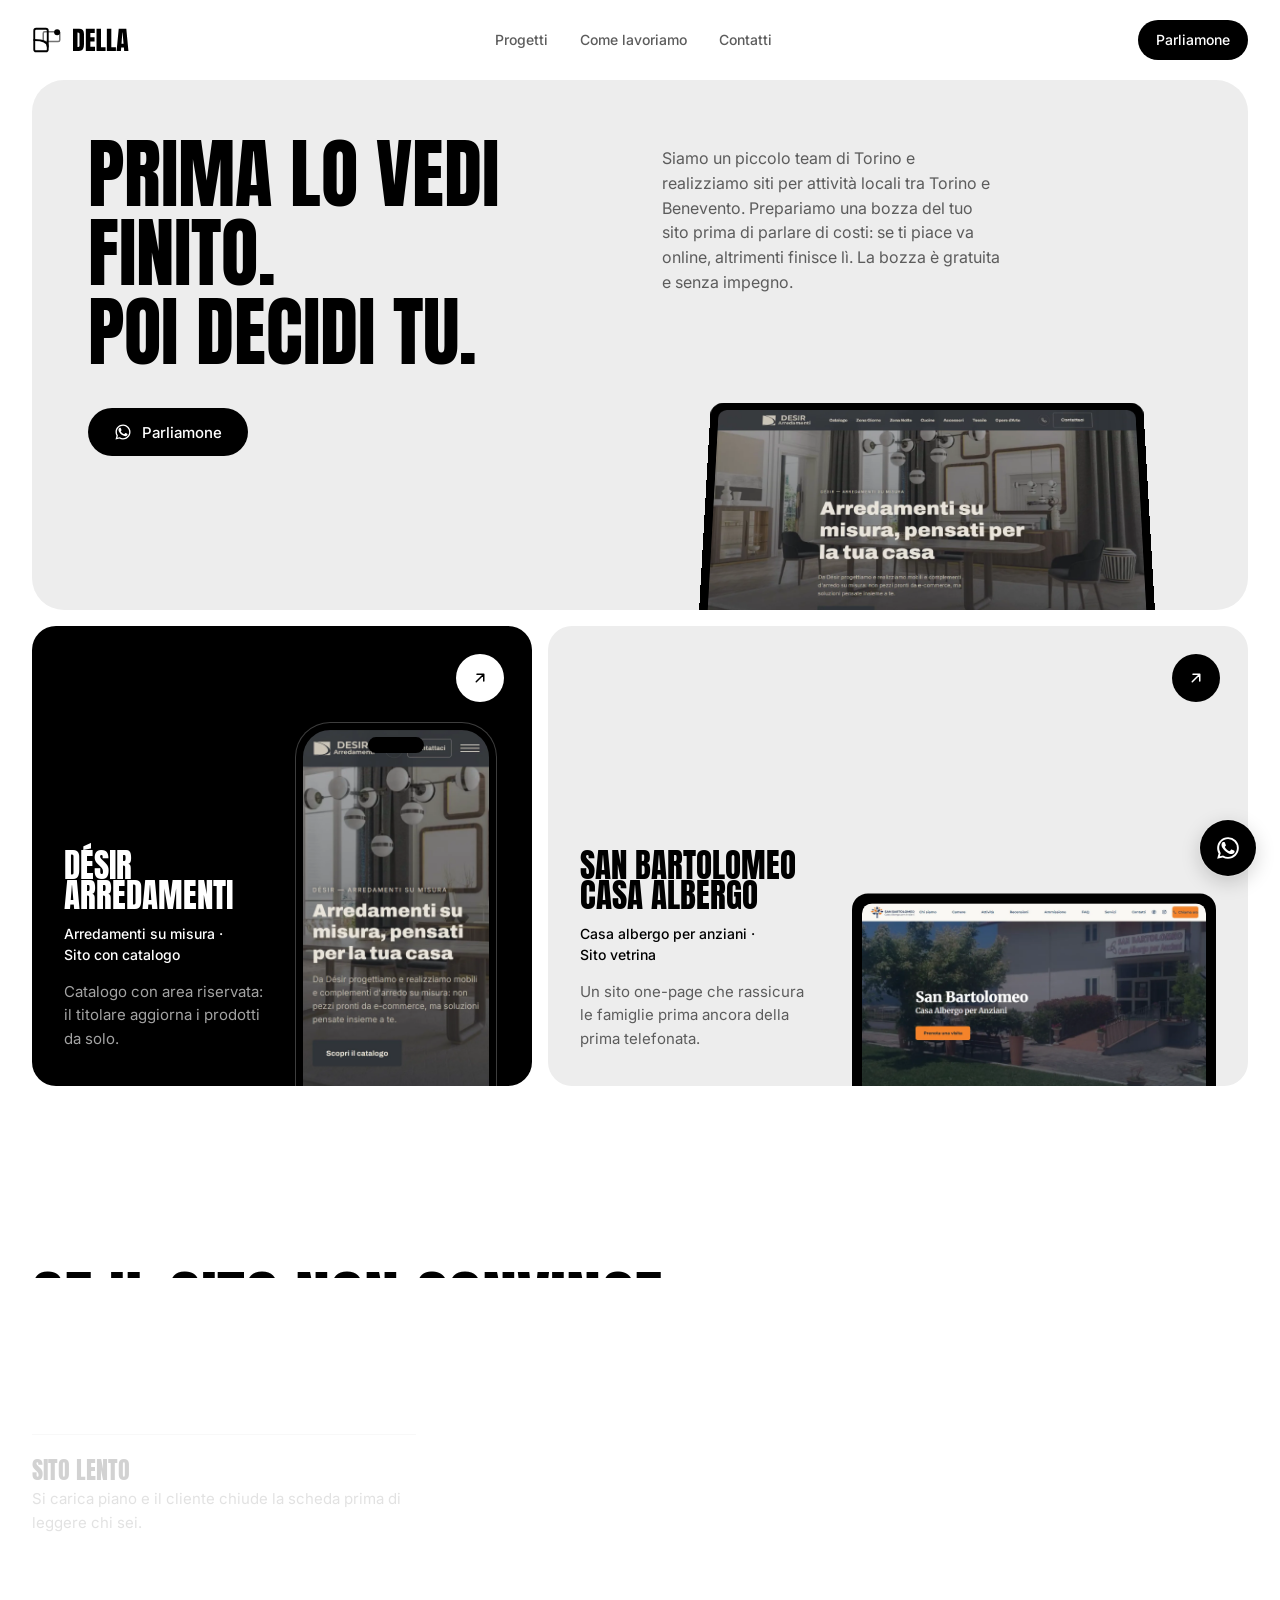
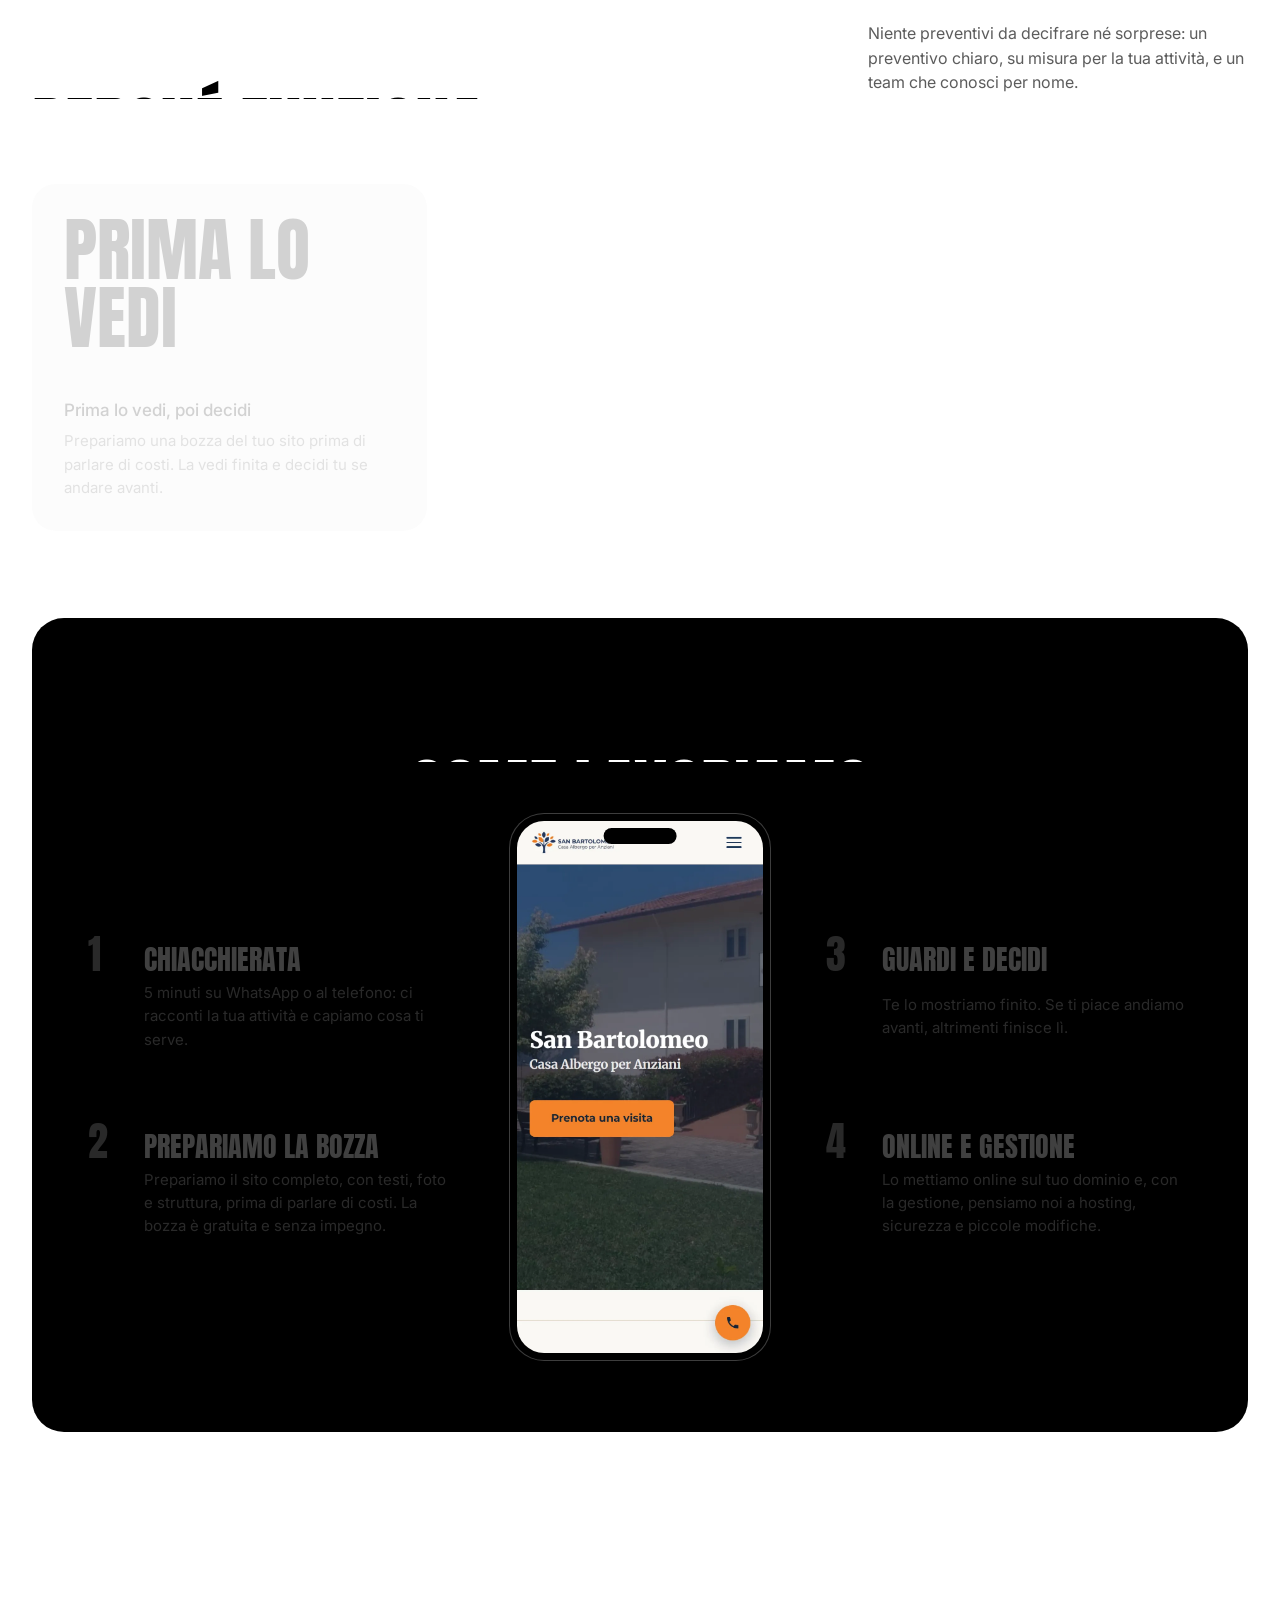
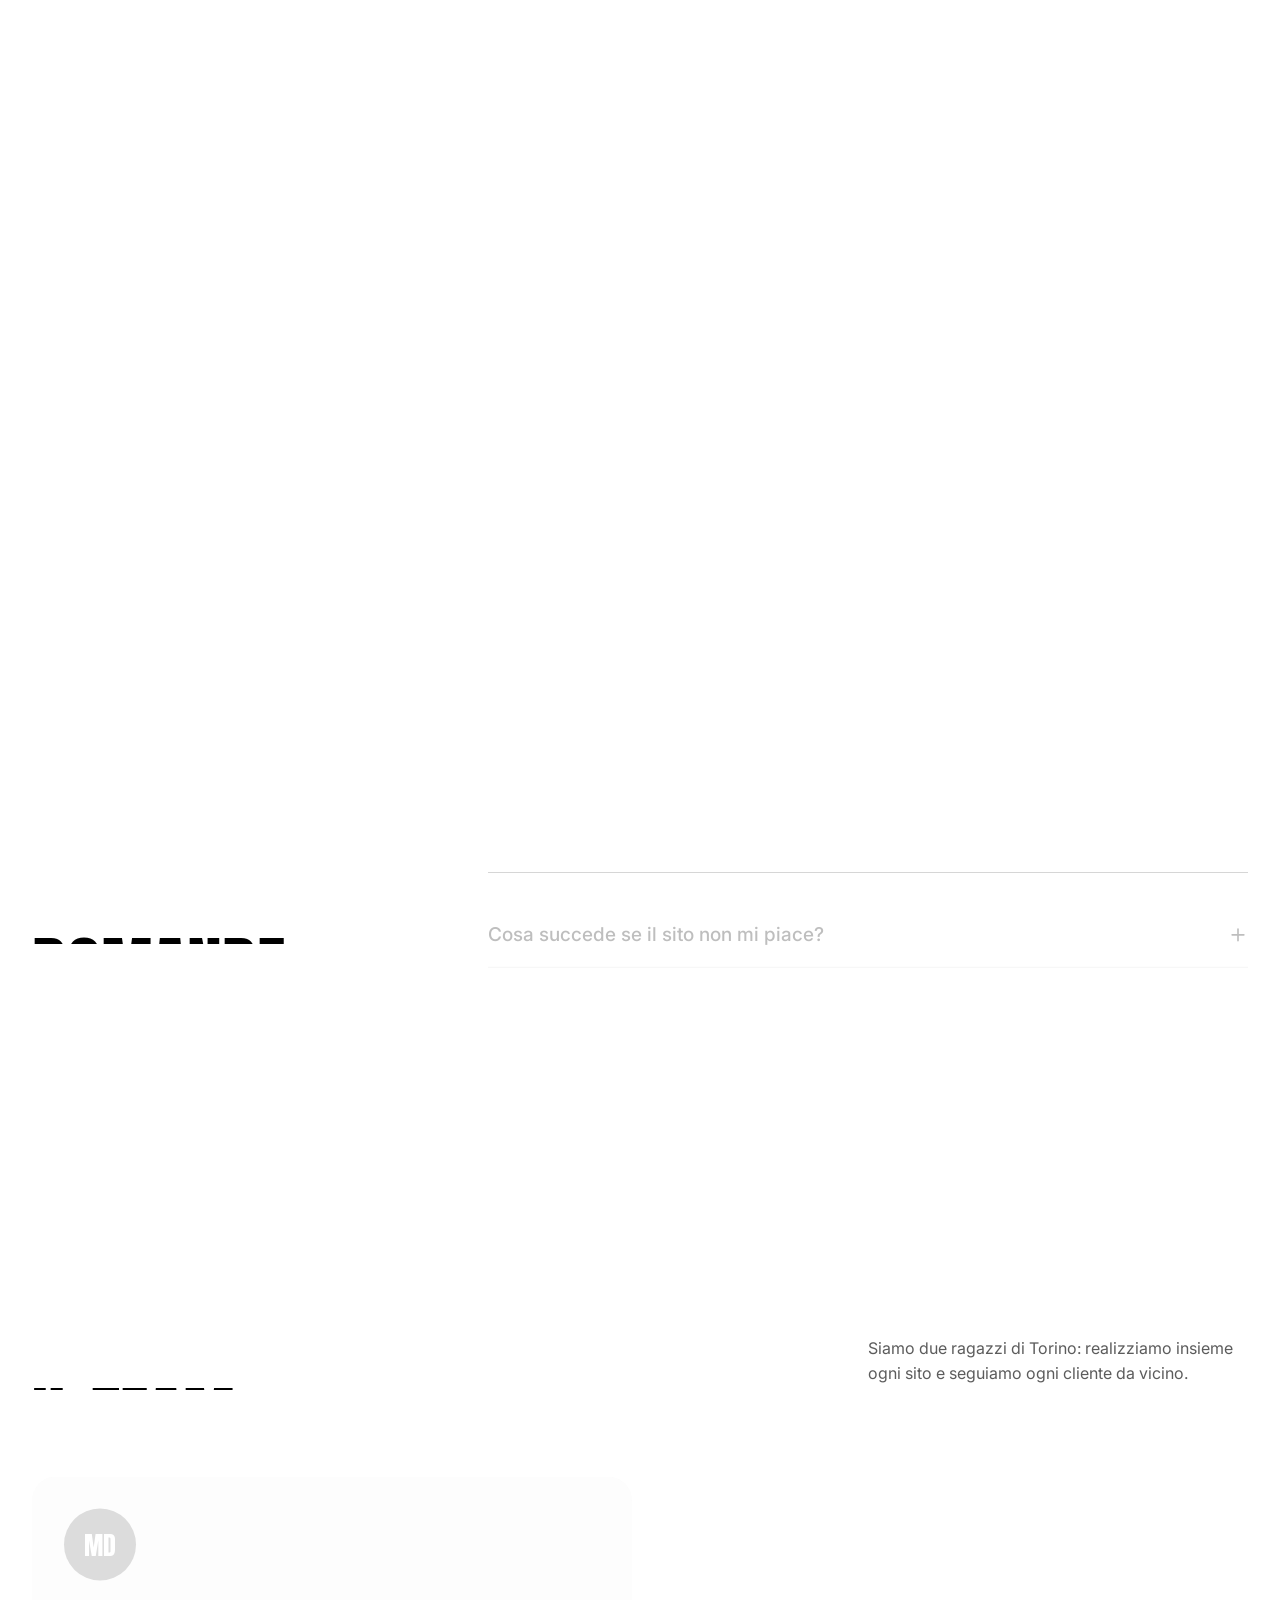
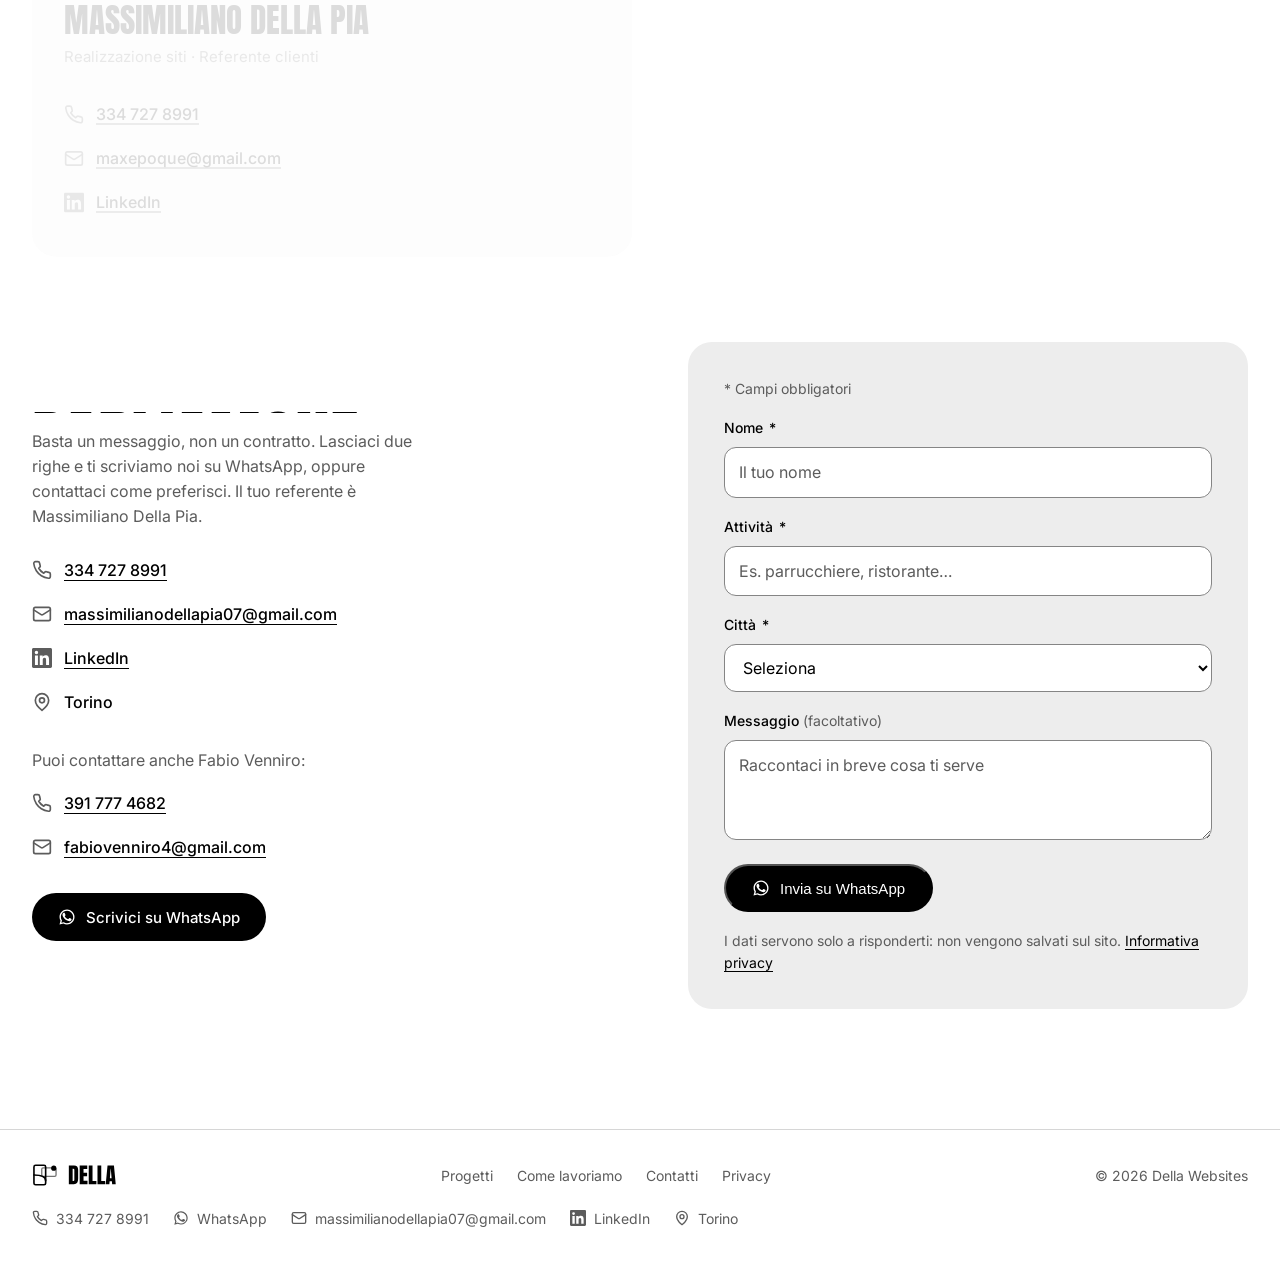
<file: index.html>
<!DOCTYPE html>
<html lang="it">
<head>
<meta charset="UTF-8">
<meta name="viewport" content="width=device-width, initial-scale=1.0">
<title>Siti web per attività locali a Torino e Benevento | Della Websites</title>
<meta name="description" content="Siti web per attività locali a Torino e Benevento. Siamo un piccolo team di Torino: prepariamo una bozza del tuo sito, la vedi finita e poi decidi. Preventivo su misura.">
<link rel="canonical" href="https://www.dellawebsites.it/">
<meta name="theme-color" content="#ffffff">

<!-- Open Graph (WhatsApp, Facebook, LinkedIn preview) -->
<meta property="og:type" content="website">
<meta property="og:title" content="Della Websites — Prima lo vedi finito. Poi decidi tu.">
<meta property="og:description" content="Un piccolo team di Torino che realizza siti per attività locali tra Torino e Benevento. Preventivo su misura.">
<meta property="og:image" content="https://www.dellawebsites.it/assets/og-image.jpg">
<meta property="og:image:width" content="1200">
<meta property="og:image:height" content="630">
<meta property="og:image:alt" content="Prima lo vedi finito. Poi decidi tu. dellawebsites.it">
<meta property="og:url" content="https://www.dellawebsites.it/">

<!-- Twitter/X card -->
<meta name="twitter:card" content="summary_large_image">
<meta name="twitter:title" content="Della Websites — Prima lo vedi finito. Poi decidi tu.">
<meta name="twitter:description" content="Un piccolo team di Torino che realizza siti per attività locali tra Torino e Benevento.">
<meta name="twitter:image" content="https://www.dellawebsites.it/assets/og-image.jpg">

<link rel="preconnect" href="https://fonts.googleapis.com">
<link rel="preconnect" href="https://fonts.gstatic.com" crossorigin>
<link href="https://fonts.googleapis.com/css2?family=Anton&family=Inter:wght@400;500&display=swap" rel="stylesheet">

<link rel="icon" href="favicon.ico" sizes="48x48">
<link rel="icon" href="assets/favicon.svg" type="image/svg+xml">
<link rel="icon" href="assets/favicon-32x32.png" type="image/png" sizes="32x32">
<link rel="apple-touch-icon" href="assets/apple-touch-icon.png" sizes="180x180">
<link rel="stylesheet" href="vendor/lenis.css">
<link rel="stylesheet" href="tokens.css">
<link rel="stylesheet" href="style.css">

<!-- Stato iniziale delle animazioni prima del primo paint. Se GSAP non
     parte entro 3s la classe viene tolta e tutto resta visibile. -->
<script>
  if (!matchMedia('(prefers-reduced-motion: reduce)').matches) {
    document.documentElement.classList.add('motion');
    setTimeout(function () {
      if (!window.__motionReady) document.documentElement.classList.remove('motion');
    }, 3000);
  }
</script>
</head>
<body>

<a class="skip-link" href="#main">Vai al contenuto</a>

<header class="site-header">
  <div class="container">
    <a class="logo" href="#top" aria-label="Della Websites, torna all'inizio">
      <svg viewBox="0 0 40 40" width="30" height="30" fill="none" aria-hidden="true">
        <rect x="3" y="5" width="18" height="30" rx="2.5" stroke="currentColor" stroke-width="2.5"/>
        <path d="M3 20 Q21 20 21 29" stroke="currentColor" stroke-width="2.5" stroke-linecap="round"/>
        <rect x="15" y="9" width="22" height="13" rx="2" stroke="currentColor" stroke-opacity="0.55" stroke-width="2"/>
        <circle cx="33.5" cy="9.5" r="4" fill="currentColor"/>
      </svg>
      <!-- "DELLA" in Anton convertito in tracciati -->
      <svg class="logo-word" viewBox="0 0 218.51 100" fill="currentColor" aria-hidden="true"><path d="M26.86 92.36L3.81 92.36L3.81 6.42L27.44 6.42Q36.72 6.42 41.41 11.57Q46.09 16.72 46.09 26.64L46.09 26.64L46.09 66.87Q46.09 79.08 41.82 85.72Q37.55 92.36 26.86 92.36L26.86 92.36ZM21.09 21.46L21.09 77.17L24.07 77.17Q28.81 77.17 28.81 72.58L28.81 72.58L28.81 28.25Q28.81 23.95 27.66 22.71Q26.51 21.46 23.00 21.46L23.00 21.46L21.09 21.46ZM88.62 92.36L53.13 92.36L53.13 6.42L87.50 6.42L87.50 23.02L70.61 23.02L70.61 39.77L86.82 39.77L86.82 55.93L70.61 55.93L70.61 75.61L88.62 75.61L88.62 92.36ZM129.15 92.36L94.29 92.36L94.29 6.42L111.47 6.42L111.47 77.71L129.15 77.71L129.15 92.36ZM168.90 92.36L134.03 92.36L134.03 6.42L151.22 6.42L151.22 77.71L168.90 77.71L168.90 92.36ZM188.13 92.36L171.44 92.36L179.74 6.42L208.89 6.42L217.04 92.36L200.78 92.36L199.56 78.49L189.21 78.49L188.13 92.36ZM193.70 21.07L190.43 64.77L198.24 64.77L194.48 21.07L193.70 21.07Z"/></svg>
    </a>

    <nav class="nav-links" aria-label="Sezioni">
      <a href="#progetti">Progetti</a>
      <a href="#come-lavoro">Come lavoriamo</a>
      <a href="#contatti">Contatti</a>
    </nav>

    <div class="header-actions">
      <a class="btn btn--sm" href="https://wa.me/393347278991?text=Ciao!%20Ho%20visto%20il%20vostro%20sito%20e%20vorrei%20informazioni%20per%20una%20nuova%20attivit%C3%A0." data-whatsapp target="_blank" rel="noopener">Parliamone</a>

      <button class="menu-toggle" type="button" aria-expanded="false" aria-controls="mobile-menu" aria-label="Apri menu">
        <svg class="icon-open" viewBox="0 0 24 24" width="24" height="24" fill="none" stroke="currentColor" stroke-width="2" stroke-linecap="round" aria-hidden="true"><path d="M4 7h16M4 12h16M4 17h16"/></svg>
        <svg class="icon-close" viewBox="0 0 24 24" width="24" height="24" fill="none" stroke="currentColor" stroke-width="2" stroke-linecap="round" aria-hidden="true"><path d="M6 6l12 12M18 6 6 18"/></svg>
      </button>
    </div>
  </div>
</header>

<!-- Menu mobile: pannello nero a tutto schermo, solo sotto i 768px -->
<div class="mobile-menu" id="mobile-menu" hidden>
  <nav aria-label="Menu">
    <a href="#progetti">Progetti</a>
    <a href="#come-lavoro">Come lavoriamo</a>
    <a href="#contatti">Contatti</a>
  </nav>
</div>

<main id="main">

<!-- ============ HERO ============ -->
<section class="hero container" id="top">
  <div class="hero-frame">
    <h1 class="hero-title">
      <span class="line"><span class="line-inner">Prima lo vedi</span></span>
      <span class="line"><span class="line-inner">finito.</span></span>
      <span class="line"><span class="line-inner">Poi decidi tu.</span></span>
    </h1>

    <!-- Da 1024px testo e laptop stanno nella colonna destra; sotto, display: contents -->
    <div class="hero-aside">
      <p class="hero-intro" data-hero-fade>
        Siamo un piccolo team di Torino e realizziamo siti per attività locali tra Torino e Benevento. Prepariamo una bozza del tuo sito prima di parlare di costi: se ti piace va online, altrimenti finisce lì. La bozza è gratuita e senza impegno.
      </p>

      <div class="hero-visual" data-hero-fade>
        <div class="device-laptop" data-hero-laptop>
          <img src="assets/progetti/desir-arredamenti.webp" alt="Home page del sito Désir Arredamenti, realizzato da noi" width="1440" height="900" fetchpriority="high">
        </div>
      </div>
    </div>

    <a class="btn hero-cta" href="https://wa.me/393347278991?text=Ciao!%20Ho%20visto%20il%20vostro%20sito%20e%20vorrei%20informazioni%20per%20una%20nuova%20attivit%C3%A0." data-whatsapp data-hero-fade target="_blank" rel="noopener">
      <svg viewBox="0 0 24 24" width="18" height="18" fill="currentColor" aria-hidden="true"><path d="M17.472 14.382c-.297-.149-1.758-.867-2.03-.967-.273-.099-.471-.148-.67.15-.197.297-.767.966-.94 1.164-.173.199-.347.223-.644.075-.297-.15-1.255-.463-2.39-1.475-.883-.788-1.48-1.761-1.653-2.059-.173-.297-.018-.458.13-.606.134-.133.298-.347.446-.52.149-.174.198-.298.298-.497.099-.198.05-.371-.025-.52-.075-.149-.669-1.612-.916-2.207-.242-.579-.487-.5-.669-.51-.173-.008-.371-.01-.57-.01-.198 0-.52.074-.792.372-.272.297-1.04 1.016-1.04 2.479 0 1.462 1.065 2.875 1.213 3.074.149.198 2.096 3.2 5.077 4.487.709.306 1.262.489 1.694.626.712.226 1.36.194 1.872.118.571-.085 1.758-.719 2.006-1.413.248-.694.248-1.289.173-1.413-.074-.124-.272-.198-.57-.347z"/><path d="M12.004 2.003c-5.514 0-9.997 4.483-9.997 9.997 0 1.763.462 3.483 1.34 4.997L2 22l5.13-1.325a9.958 9.958 0 0 0 4.874 1.242h.004c5.514 0 9.997-4.483 9.997-9.997 0-2.671-1.04-5.182-2.929-7.071A9.937 9.937 0 0 0 12.004 2.003zm0 18.19h-.003a8.196 8.196 0 0 1-4.175-1.144l-.3-.178-3.043.787.812-2.968-.195-.305a8.184 8.184 0 0 1-1.256-4.376c0-4.523 3.68-8.203 8.204-8.203a8.15 8.15 0 0 1 5.8 2.406 8.15 8.15 0 0 1 2.398 5.802c-.001 4.524-3.681 8.203-8.242 8.203z"/></svg>
      Parliamone
    </a>
  </div>
</section>

<!-- ============ PORTFOLIO ============ -->
<section class="work container" id="progetti" aria-labelledby="progetti-title">
  <h2 class="visually-hidden" id="progetti-title">Progetti</h2>

  <div class="work-grid">

    <article class="work-card work-card--phone on-dark">
      <div class="work-copy">
        <h3>Désir Arredamenti</h3>
        <p class="work-meta"><span>Arredamenti su misura ·</span> <span>Sito con catalogo</span></p>
        <p>Catalogo con area riservata: il titolare aggiorna i prodotti da solo.</p>
      </div>
      <a class="btn-round" href="https://desir-arredamenti.vercel.app" target="_blank" rel="noopener" aria-label="Apri il sito di Désir Arredamenti (nuova scheda)">
        <svg viewBox="0 0 24 24" width="18" height="18" fill="none" stroke="currentColor" stroke-width="2" stroke-linecap="round" stroke-linejoin="round" aria-hidden="true"><path d="M7 17 17 7M8 7h9v9"/></svg>
      </a>
      <div class="work-visual">
        <div class="device-phone" data-parallax>
          <img src="assets/progetti/desir-arredamenti-mobile.webp" alt="Il sito di Désir Arredamenti visto da telefono" width="780" height="1688" loading="lazy">
        </div>
      </div>
    </article>

    <article class="work-card work-card--laptop">
      <div class="work-copy">
        <h3>San Bartolomeo Casa Albergo</h3>
        <p class="work-meta"><span>Casa albergo per anziani ·</span> <span>Sito vetrina</span></p>
        <p>Un sito one-page che rassicura le famiglie prima ancora della prima telefonata.</p>
      </div>
      <a class="btn-round" href="https://www.sanbartolomeocasaalbergo.it" target="_blank" rel="noopener" aria-label="Apri il sito di San Bartolomeo Casa Albergo (nuova scheda)">
        <svg viewBox="0 0 24 24" width="18" height="18" fill="none" stroke="currentColor" stroke-width="2" stroke-linecap="round" stroke-linejoin="round" aria-hidden="true"><path d="M7 17 17 7M8 7h9v9"/></svg>
      </a>
      <div class="work-visual">
        <div class="device-laptop" data-parallax>
          <img src="assets/progetti/san-bartolomeo.webp" alt="Home page del sito San Bartolomeo Casa Albergo, realizzato da noi" width="1440" height="900" loading="lazy">
        </div>
      </div>
    </article>

  </div>
</section>

<!-- ============ PROBLEMA (breve) ============ -->
<section class="problem container" id="problema" aria-labelledby="problema-title">
  <h2 class="problem-title" id="problema-title">
    <span class="line"><span class="line-inner">Se il sito non convince,</span></span>
    <span class="line"><span class="line-inner">il cliente chiama qualcun altro.</span></span>
  </h2>

  <ul class="problem-list" data-stagger>
    <li>
      <h3>Sito lento</h3>
      <p>Si carica piano e il cliente chiude la scheda prima di leggere chi sei.</p>
    </li>
    <li>
      <h3>Sito vecchio</h3>
      <p>Illeggibile dal telefono, fermo a dieci anni fa. Non ispira fiducia.</p>
    </li>
    <li>
      <h3>Nessun sito</h3>
      <p>Solo social o niente: su Google trovano i concorrenti, non te.</p>
    </li>
  </ul>
</section>

<!-- ============ PERCHÉ FUNZIONA ============ -->
<section class="why container" id="perche" aria-labelledby="perche-title">
  <div class="section-head">
    <h2 id="perche-title">
      <span class="line"><span class="line-inner">Perché funziona</span></span>
    </h2>
    <p>Niente preventivi da decifrare né sorprese: un preventivo chiaro, su misura per la tua attività, e un team che conosci per nome.</p>
  </div>

  <div class="why-grid" data-stagger>
    <article class="why-card">
      <div>
        <h3>Prima lo vedi, poi decidi</h3>
        <p>Prepariamo una bozza del tuo sito prima di parlare di costi. La vedi finita e decidi tu se andare avanti.</p>
      </div>
      <p class="why-figure" aria-hidden="true">Prima lo vedi</p>
    </article>

    <article class="why-card on-dark">
      <div>
        <h3>Tutto incluso</h3>
        <p>Dominio, hosting, sicurezza e piccole modifiche. Ci scrivi su WhatsApp e ci pensiamo noi.</p>
      </div>
      <p class="why-figure" aria-hidden="true">Tutto incluso</p>
    </article>

    <article class="why-card">
      <div>
        <h3>Un team dedicato</h3>
        <p>Un piccolo team che segue il tuo progetto dall'inizio alla fine, con un unico referente sempre raggiungibile.</p>
      </div>
      <p class="why-figure" aria-hidden="true">Un team</p>
    </article>
  </div>
</section>

<!-- ============ COME LAVORIAMO ============ -->
<section class="how container" id="come-lavoro" aria-labelledby="come-lavoro-title">
  <div class="how-frame on-dark">
    <h2 class="how-title" id="come-lavoro-title">
      <span class="line"><span class="line-inner">Come lavoriamo</span></span>
    </h2>

    <div class="how-body">
      <div class="how-visual">
        <div class="device-phone">
          <img src="assets/progetti/san-bartolomeo-mobile.webp" alt="Il sito di San Bartolomeo Casa Albergo visto da telefono" width="780" height="1688" loading="lazy">
        </div>
      </div>

      <ol class="how-steps">
        <li>
          <span class="how-num" aria-hidden="true">1</span>
          <h3>Chiacchierata</h3>
          <p>5 minuti su WhatsApp o al telefono: ci racconti la tua attività e capiamo cosa ti serve.</p>
        </li>
        <li>
          <span class="how-num" aria-hidden="true">2</span>
          <h3>Prepariamo la bozza</h3>
          <p>Prepariamo il sito completo, con testi, foto e struttura, prima di parlare di costi. La bozza è gratuita e senza impegno.</p>
        </li>
        <li>
          <span class="how-num" aria-hidden="true">3</span>
          <h3>Guardi e decidi</h3>
          <p>Te lo mostriamo finito. Se ti piace andiamo avanti, altrimenti finisce lì.</p>
        </li>
        <li>
          <span class="how-num" aria-hidden="true">4</span>
          <h3>Online e gestione</h3>
          <p>Lo mettiamo online sul tuo dominio e, con la gestione, pensiamo noi a hosting, sicurezza e piccole modifiche.</p>
        </li>
      </ol>
    </div>
  </div>
</section>

<!-- ============ FAQ ============ -->
<section class="faq container" id="faq" aria-labelledby="faq-title">
  <h2 id="faq-title">
    <span class="line"><span class="line-inner">Domande</span></span>
    <span class="line"><span class="line-inner">frequenti</span></span>
  </h2>

  <div class="faq-list" data-stagger>
      <details class="faq-item">
        <summary>Cosa succede se il sito non mi piace?<svg class="faq-icon" viewBox="0 0 24 24" width="20" height="20" fill="none" stroke="currentColor" stroke-width="2" stroke-linecap="round" aria-hidden="true"><path d="M12 5v14M5 12h14"/></svg></summary>
        <p>Finisce lì. La bozza è gratuita e senza impegno. Il sito va online solo se ti convince: prima te lo mostriamo finito e, se qualcosa non ti torna, lo sistemiamo insieme.</p>
      </details>
      <details class="faq-item">
        <summary>Cosa include la gestione?<svg class="faq-icon" viewBox="0 0 24 24" width="20" height="20" fill="none" stroke="currentColor" stroke-width="2" stroke-linecap="round" aria-hidden="true"><path d="M12 5v14M5 12h14"/></svg></summary>
        <p>Dominio, hosting, sicurezza e piccole modifiche, come un orario, una foto o un prezzo da aggiornare. Ci scrivi su WhatsApp e ci pensiamo noi. Il costo lo trovi nel preventivo su misura per la tua attività; nuove pagine o sezioni le preventiviamo a parte.</p>
      </details>
      <details class="faq-item">
        <summary>Posso disdire quando voglio?<svg class="faq-icon" viewBox="0 0 24 24" width="20" height="20" fill="none" stroke="currentColor" stroke-width="2" stroke-linecap="round" aria-hidden="true"><path d="M12 5v14M5 12h14"/></svg></summary>
        <p>Sì, quando vuoi. Nessun vincolo di durata: ci scrivi e dal mese dopo non paghi più.</p>
      </details>
      <details class="faq-item">
        <summary>Il dominio e il sito restano miei?<svg class="faq-icon" viewBox="0 0 24 24" width="20" height="20" fill="none" stroke="currentColor" stroke-width="2" stroke-linecap="round" aria-hidden="true"><path d="M12 5v14M5 12h14"/></svg></summary>
        <p>Sì. Il dominio è intestato a te. Se smetti la gestione, ti passiamo tutti i file del sito e puoi portarlo dove vuoi.</p>
      </details>
      <details class="faq-item">
        <summary>Quanto ci vuole?<svg class="faq-icon" viewBox="0 0 24 24" width="20" height="20" fill="none" stroke="currentColor" stroke-width="2" stroke-linecap="round" aria-hidden="true"><path d="M12 5v14M5 12h14"/></svg></summary>
        <p>Di solito una settimana: entro 7 giorni dalla nostra chiacchierata lo vedi finito e, dopo il tuo sì, va online.</p>
      </details>
  </div>
</section>

<!-- ============ IL TEAM ============ -->
<section class="team container" id="team" aria-labelledby="team-title">
  <div class="section-head">
    <h2 id="team-title">
      <span class="line"><span class="line-inner">Il team</span></span>
    </h2>
    <p>Siamo due ragazzi di Torino: realizziamo insieme ogni sito e seguiamo ogni cliente da vicino.</p>
  </div>

  <div class="team-grid" data-stagger>
    <article class="team-card">
      <!-- Segnaposto per la foto: al posto delle iniziali va l'immagine, tonda e a tutta area -->
      <div class="team-avatar" aria-hidden="true">MD</div>
      <div>
        <h3>Massimiliano Della Pia</h3>
        <p class="team-role">Realizzazione siti · Referente clienti</p>
      </div>
      <ul class="contact-list">
        <li><svg viewBox="0 0 24 24" width="20" height="20" fill="none" stroke="currentColor" stroke-width="2" stroke-linecap="round" stroke-linejoin="round" aria-hidden="true"><path d="M22 16.92v3a2 2 0 0 1-2.18 2 19.79 19.79 0 0 1-8.63-3.07 19.5 19.5 0 0 1-6-6 19.79 19.79 0 0 1-3.07-8.67A2 2 0 0 1 4.11 2h3a2 2 0 0 1 2 1.72 12.84 12.84 0 0 0 .7 2.81 2 2 0 0 1-.45 2.11L8.09 9.91a16 16 0 0 0 6 6l1.27-1.27a2 2 0 0 1 2.11-.45 12.84 12.84 0 0 0 2.81.7A2 2 0 0 1 22 16.92z"/></svg><a href="tel:+393347278991">334 727 8991</a></li>
        <li><svg viewBox="0 0 24 24" width="20" height="20" fill="none" stroke="currentColor" stroke-width="2" stroke-linecap="round" stroke-linejoin="round" aria-hidden="true"><rect x="2" y="4" width="20" height="16" rx="2"/><path d="m22 7-8.97 5.7a1.94 1.94 0 0 1-2.06 0L2 7"/></svg><a href="mailto:maxepoque@gmail.com">maxepoque@gmail.com</a></li>
        <li><svg viewBox="0 0 24 24" width="20" height="20" fill="currentColor" aria-hidden="true"><path d="M20.45 20.45h-3.56v-5.57c0-1.33-.02-3.04-1.85-3.04-1.85 0-2.14 1.45-2.14 2.94v5.67H9.35V9h3.41v1.56h.05c.48-.9 1.64-1.85 3.37-1.85 3.6 0 4.27 2.37 4.27 5.46v6.28zM5.34 7.43a2.06 2.06 0 1 1 0-4.13 2.06 2.06 0 0 1 0 4.13zM7.12 20.45H3.56V9h3.56v11.45zM22.22 0H1.77C.79 0 0 .77 0 1.73v20.54C0 23.23.79 24 1.77 24h20.45c.98 0 1.78-.77 1.78-1.73V1.73C24 .77 23.2 0 22.22 0z"/></svg><a href="https://www.linkedin.com/in/massimiliano-della-pia-a11b5129a/" target="_blank" rel="noopener">LinkedIn<span class="visually-hidden"> di Massimiliano Della Pia (nuova scheda)</span></a></li>
      </ul>
    </article>

    <article class="team-card">
      <!-- Segnaposto per la foto: al posto delle iniziali va l'immagine, tonda e a tutta area -->
      <div class="team-avatar" aria-hidden="true">FV</div>
      <div>
        <h3>Fabio Venniro</h3>
        <p class="team-role">Realizzazione siti · Rapporti con le attività</p>
      </div>
      <ul class="contact-list">
        <li><svg viewBox="0 0 24 24" width="20" height="20" fill="none" stroke="currentColor" stroke-width="2" stroke-linecap="round" stroke-linejoin="round" aria-hidden="true"><path d="M22 16.92v3a2 2 0 0 1-2.18 2 19.79 19.79 0 0 1-8.63-3.07 19.5 19.5 0 0 1-6-6 19.79 19.79 0 0 1-3.07-8.67A2 2 0 0 1 4.11 2h3a2 2 0 0 1 2 1.72 12.84 12.84 0 0 0 .7 2.81 2 2 0 0 1-.45 2.11L8.09 9.91a16 16 0 0 0 6 6l1.27-1.27a2 2 0 0 1 2.11-.45 12.84 12.84 0 0 0 2.81.7A2 2 0 0 1 22 16.92z"/></svg><a href="tel:+393917774682">391 777 4682</a></li>
        <li><svg viewBox="0 0 24 24" width="20" height="20" fill="none" stroke="currentColor" stroke-width="2" stroke-linecap="round" stroke-linejoin="round" aria-hidden="true"><rect x="2" y="4" width="20" height="16" rx="2"/><path d="m22 7-8.97 5.7a1.94 1.94 0 0 1-2.06 0L2 7"/></svg><a href="mailto:fabiovenniro4@gmail.com">fabiovenniro4@gmail.com</a></li>
        <li><svg viewBox="0 0 24 24" width="20" height="20" fill="currentColor" aria-hidden="true"><path d="M20.45 20.45h-3.56v-5.57c0-1.33-.02-3.04-1.85-3.04-1.85 0-2.14 1.45-2.14 2.94v5.67H9.35V9h3.41v1.56h.05c.48-.9 1.64-1.85 3.37-1.85 3.6 0 4.27 2.37 4.27 5.46v6.28zM5.34 7.43a2.06 2.06 0 1 1 0-4.13 2.06 2.06 0 0 1 0 4.13zM7.12 20.45H3.56V9h3.56v11.45zM22.22 0H1.77C.79 0 0 .77 0 1.73v20.54C0 23.23.79 24 1.77 24h20.45c.98 0 1.78-.77 1.78-1.73V1.73C24 .77 23.2 0 22.22 0z"/></svg><a href="https://www.linkedin.com/in/fabio-venniro/" target="_blank" rel="noopener">LinkedIn<span class="visually-hidden"> di Fabio Venniro (nuova scheda)</span></a></li>
      </ul>
    </article>
  </div>
</section>

<!-- ============ CONTATTI ============ -->
<section class="contact container" id="contatti" aria-labelledby="contatti-title">
  <div class="contact-copy">
    <h2 id="contatti-title">
      <span class="line"><span class="line-inner">Parliamone.</span></span>
    </h2>
    <p class="contact-sub">Basta un messaggio, non un contratto. Lasciaci due righe e ti scriviamo noi su WhatsApp, oppure contattaci come preferisci. Il tuo referente è Massimiliano Della Pia.</p>
    <ul class="contact-list">
      <li><svg viewBox="0 0 24 24" width="20" height="20" fill="none" stroke="currentColor" stroke-width="2" stroke-linecap="round" stroke-linejoin="round" aria-hidden="true"><path d="M22 16.92v3a2 2 0 0 1-2.18 2 19.79 19.79 0 0 1-8.63-3.07 19.5 19.5 0 0 1-6-6 19.79 19.79 0 0 1-3.07-8.67A2 2 0 0 1 4.11 2h3a2 2 0 0 1 2 1.72 12.84 12.84 0 0 0 .7 2.81 2 2 0 0 1-.45 2.11L8.09 9.91a16 16 0 0 0 6 6l1.27-1.27a2 2 0 0 1 2.11-.45 12.84 12.84 0 0 0 2.81.7A2 2 0 0 1 22 16.92z"/></svg><a href="tel:+393347278991">334 727 8991</a></li>
      <li><svg viewBox="0 0 24 24" width="20" height="20" fill="none" stroke="currentColor" stroke-width="2" stroke-linecap="round" stroke-linejoin="round" aria-hidden="true"><rect x="2" y="4" width="20" height="16" rx="2"/><path d="m22 7-8.97 5.7a1.94 1.94 0 0 1-2.06 0L2 7"/></svg><a href="mailto:massimilianodellapia07@gmail.com">massimilianodellapia07@gmail.com</a></li>
      <li><svg viewBox="0 0 24 24" width="20" height="20" fill="currentColor" aria-hidden="true"><path d="M20.45 20.45h-3.56v-5.57c0-1.33-.02-3.04-1.85-3.04-1.85 0-2.14 1.45-2.14 2.94v5.67H9.35V9h3.41v1.56h.05c.48-.9 1.64-1.85 3.37-1.85 3.6 0 4.27 2.37 4.27 5.46v6.28zM5.34 7.43a2.06 2.06 0 1 1 0-4.13 2.06 2.06 0 0 1 0 4.13zM7.12 20.45H3.56V9h3.56v11.45zM22.22 0H1.77C.79 0 0 .77 0 1.73v20.54C0 23.23.79 24 1.77 24h20.45c.98 0 1.78-.77 1.78-1.73V1.73C24 .77 23.2 0 22.22 0z"/></svg><a href="https://www.linkedin.com/in/massimiliano-della-pia-a11b5129a/" target="_blank" rel="noopener">LinkedIn<span class="visually-hidden"> (nuova scheda)</span></a></li>
      <li><svg viewBox="0 0 24 24" width="20" height="20" fill="none" stroke="currentColor" stroke-width="2" stroke-linecap="round" stroke-linejoin="round" aria-hidden="true"><path d="M20 10c0 6-8 12-8 12s-8-6-8-12a8 8 0 0 1 16 0Z"/><circle cx="12" cy="10" r="3"/></svg><span>Torino</span></li>
    </ul>
    <p class="contact-also">Puoi contattare anche Fabio Venniro:</p>
    <ul class="contact-list contact-list--also">
      <li><svg viewBox="0 0 24 24" width="20" height="20" fill="none" stroke="currentColor" stroke-width="2" stroke-linecap="round" stroke-linejoin="round" aria-hidden="true"><path d="M22 16.92v3a2 2 0 0 1-2.18 2 19.79 19.79 0 0 1-8.63-3.07 19.5 19.5 0 0 1-6-6 19.79 19.79 0 0 1-3.07-8.67A2 2 0 0 1 4.11 2h3a2 2 0 0 1 2 1.72 12.84 12.84 0 0 0 .7 2.81 2 2 0 0 1-.45 2.11L8.09 9.91a16 16 0 0 0 6 6l1.27-1.27a2 2 0 0 1 2.11-.45 12.84 12.84 0 0 0 2.81.7A2 2 0 0 1 22 16.92z"/></svg><a href="tel:+393917774682">391 777 4682</a></li>
      <li><svg viewBox="0 0 24 24" width="20" height="20" fill="none" stroke="currentColor" stroke-width="2" stroke-linecap="round" stroke-linejoin="round" aria-hidden="true"><rect x="2" y="4" width="20" height="16" rx="2"/><path d="m22 7-8.97 5.7a1.94 1.94 0 0 1-2.06 0L2 7"/></svg><a href="mailto:fabiovenniro4@gmail.com">fabiovenniro4@gmail.com</a></li>
    </ul>
    <a class="btn contact-wa" href="https://wa.me/393347278991?text=Ciao!%20Ho%20visto%20il%20vostro%20sito%20e%20vorrei%20informazioni%20per%20una%20nuova%20attivit%C3%A0." data-whatsapp target="_blank" rel="noopener">
      <svg viewBox="0 0 24 24" width="18" height="18" fill="currentColor" aria-hidden="true"><path d="M17.472 14.382c-.297-.149-1.758-.867-2.03-.967-.273-.099-.471-.148-.67.15-.197.297-.767.966-.94 1.164-.173.199-.347.223-.644.075-.297-.15-1.255-.463-2.39-1.475-.883-.788-1.48-1.761-1.653-2.059-.173-.297-.018-.458.13-.606.134-.133.298-.347.446-.52.149-.174.198-.298.298-.497.099-.198.05-.371-.025-.52-.075-.149-.669-1.612-.916-2.207-.242-.579-.487-.5-.669-.51-.173-.008-.371-.01-.57-.01-.198 0-.52.074-.792.372-.272.297-1.04 1.016-1.04 2.479 0 1.462 1.065 2.875 1.213 3.074.149.198 2.096 3.2 5.077 4.487.709.306 1.262.489 1.694.626.712.226 1.36.194 1.872.118.571-.085 1.758-.719 2.006-1.413.248-.694.248-1.289.173-1.413-.074-.124-.272-.198-.57-.347z"/><path d="M12.004 2.003c-5.514 0-9.997 4.483-9.997 9.997 0 1.763.462 3.483 1.34 4.997L2 22l5.13-1.325a9.958 9.958 0 0 0 4.874 1.242h.004c5.514 0 9.997-4.483 9.997-9.997 0-2.671-1.04-5.182-2.929-7.071A9.937 9.937 0 0 0 12.004 2.003zm0 18.19h-.003a8.196 8.196 0 0 1-4.175-1.144l-.3-.178-3.043.787.812-2.968-.195-.305a8.184 8.184 0 0 1-1.256-4.376c0-4.523 3.68-8.203 8.204-8.203a8.15 8.15 0 0 1 5.8 2.406 8.15 8.15 0 0 1 2.398 5.802c-.001 4.524-3.681 8.203-8.242 8.203z"/></svg>
      Scrivici su WhatsApp
    </a>
  </div>

  <form class="contact-form" id="contactForm">
    <p class="form-note"><span aria-hidden="true">*</span> Campi obbligatori</p>
    <div class="form-row">
      <label for="fname">Nome <span class="req" aria-hidden="true">*</span></label>
      <input type="text" id="fname" name="fname" autocomplete="given-name" placeholder="Il tuo nome" required>
    </div>
    <div class="form-row">
      <label for="fbiz">Attività <span class="req" aria-hidden="true">*</span></label>
      <input type="text" id="fbiz" name="fbiz" placeholder="Es. parrucchiere, ristorante…" required>
    </div>
    <div class="form-row">
      <label for="fcity">Città <span class="req" aria-hidden="true">*</span></label>
      <select id="fcity" name="fcity" required>
        <option value="" disabled selected>Seleziona</option>
        <option value="Torino">Torino</option>
        <option value="Benevento">Benevento</option>
        <option value="Altra">Altra città</option>
      </select>
    </div>
    <div class="form-row">
      <label for="fmsg">Messaggio <span class="opt">(facoltativo)</span></label>
      <textarea id="fmsg" name="fmsg" rows="3" placeholder="Raccontaci in breve cosa ti serve"></textarea>
    </div>
    <button type="submit" class="btn">
      <svg viewBox="0 0 24 24" width="18" height="18" fill="currentColor" aria-hidden="true"><path d="M17.472 14.382c-.297-.149-1.758-.867-2.03-.967-.273-.099-.471-.148-.67.15-.197.297-.767.966-.94 1.164-.173.199-.347.223-.644.075-.297-.15-1.255-.463-2.39-1.475-.883-.788-1.48-1.761-1.653-2.059-.173-.297-.018-.458.13-.606.134-.133.298-.347.446-.52.149-.174.198-.298.298-.497.099-.198.05-.371-.025-.52-.075-.149-.669-1.612-.916-2.207-.242-.579-.487-.5-.669-.51-.173-.008-.371-.01-.57-.01-.198 0-.52.074-.792.372-.272.297-1.04 1.016-1.04 2.479 0 1.462 1.065 2.875 1.213 3.074.149.198 2.096 3.2 5.077 4.487.709.306 1.262.489 1.694.626.712.226 1.36.194 1.872.118.571-.085 1.758-.719 2.006-1.413.248-.694.248-1.289.173-1.413-.074-.124-.272-.198-.57-.347z"/><path d="M12.004 2.003c-5.514 0-9.997 4.483-9.997 9.997 0 1.763.462 3.483 1.34 4.997L2 22l5.13-1.325a9.958 9.958 0 0 0 4.874 1.242h.004c5.514 0 9.997-4.483 9.997-9.997 0-2.671-1.04-5.182-2.929-7.071A9.937 9.937 0 0 0 12.004 2.003zm0 18.19h-.003a8.196 8.196 0 0 1-4.175-1.144l-.3-.178-3.043.787.812-2.968-.195-.305a8.184 8.184 0 0 1-1.256-4.376c0-4.523 3.68-8.203 8.204-8.203a8.15 8.15 0 0 1 5.8 2.406 8.15 8.15 0 0 1 2.398 5.802c-.001 4.524-3.681 8.203-8.242 8.203z"/></svg>
      Invia su WhatsApp
    </button>
    <p class="form-privacy">I dati servono solo a risponderti: non vengono salvati sul sito. <a href="/privacy.html">Informativa privacy</a></p>
  </form>
</section>

</main>

<footer class="site-footer">
  <div class="container">
    <a class="logo" href="#top" aria-label="Della Websites, torna all'inizio">
      <svg viewBox="0 0 40 40" width="26" height="26" fill="none" aria-hidden="true">
        <rect x="3" y="5" width="18" height="30" rx="2.5" stroke="currentColor" stroke-width="2.5"/>
        <path d="M3 20 Q21 20 21 29" stroke="currentColor" stroke-width="2.5" stroke-linecap="round"/>
        <rect x="15" y="9" width="22" height="13" rx="2" stroke="currentColor" stroke-opacity="0.55" stroke-width="2"/>
        <circle cx="33.5" cy="9.5" r="4" fill="currentColor"/>
      </svg>
      <!-- "DELLA" in Anton convertito in tracciati -->
      <svg class="logo-word" viewBox="0 0 218.51 100" fill="currentColor" aria-hidden="true"><path d="M26.86 92.36L3.81 92.36L3.81 6.42L27.44 6.42Q36.72 6.42 41.41 11.57Q46.09 16.72 46.09 26.64L46.09 26.64L46.09 66.87Q46.09 79.08 41.82 85.72Q37.55 92.36 26.86 92.36L26.86 92.36ZM21.09 21.46L21.09 77.17L24.07 77.17Q28.81 77.17 28.81 72.58L28.81 72.58L28.81 28.25Q28.81 23.95 27.66 22.71Q26.51 21.46 23.00 21.46L23.00 21.46L21.09 21.46ZM88.62 92.36L53.13 92.36L53.13 6.42L87.50 6.42L87.50 23.02L70.61 23.02L70.61 39.77L86.82 39.77L86.82 55.93L70.61 55.93L70.61 75.61L88.62 75.61L88.62 92.36ZM129.15 92.36L94.29 92.36L94.29 6.42L111.47 6.42L111.47 77.71L129.15 77.71L129.15 92.36ZM168.90 92.36L134.03 92.36L134.03 6.42L151.22 6.42L151.22 77.71L168.90 77.71L168.90 92.36ZM188.13 92.36L171.44 92.36L179.74 6.42L208.89 6.42L217.04 92.36L200.78 92.36L199.56 78.49L189.21 78.49L188.13 92.36ZM193.70 21.07L190.43 64.77L198.24 64.77L194.48 21.07L193.70 21.07Z"/></svg>
    </a>
    <nav class="footer-links" aria-label="Sezioni (footer)">
      <a href="#progetti">Progetti</a>
      <a href="#come-lavoro">Come lavoriamo</a>
      <a href="#contatti">Contatti</a>
      <a href="/privacy.html">Privacy</a>
    </nav>
    <ul class="footer-contacts" aria-label="Contatti">
      <li><a href="tel:+393347278991"><svg viewBox="0 0 24 24" width="16" height="16" fill="none" stroke="currentColor" stroke-width="2" stroke-linecap="round" stroke-linejoin="round" aria-hidden="true"><path d="M22 16.92v3a2 2 0 0 1-2.18 2 19.79 19.79 0 0 1-8.63-3.07 19.5 19.5 0 0 1-6-6 19.79 19.79 0 0 1-3.07-8.67A2 2 0 0 1 4.11 2h3a2 2 0 0 1 2 1.72 12.84 12.84 0 0 0 .7 2.81 2 2 0 0 1-.45 2.11L8.09 9.91a16 16 0 0 0 6 6l1.27-1.27a2 2 0 0 1 2.11-.45 12.84 12.84 0 0 0 2.81.7A2 2 0 0 1 22 16.92z"/></svg>334 727 8991</a></li>
      <li><a href="https://wa.me/393347278991?text=Ciao!%20Ho%20visto%20il%20vostro%20sito%20e%20vorrei%20informazioni%20per%20una%20nuova%20attivit%C3%A0." data-whatsapp target="_blank" rel="noopener"><svg viewBox="0 0 24 24" width="16" height="16" fill="currentColor" aria-hidden="true"><path d="M17.472 14.382c-.297-.149-1.758-.867-2.03-.967-.273-.099-.471-.148-.67.15-.197.297-.767.966-.94 1.164-.173.199-.347.223-.644.075-.297-.15-1.255-.463-2.39-1.475-.883-.788-1.48-1.761-1.653-2.059-.173-.297-.018-.458.13-.606.134-.133.298-.347.446-.52.149-.174.198-.298.298-.497.099-.198.05-.371-.025-.52-.075-.149-.669-1.612-.916-2.207-.242-.579-.487-.5-.669-.51-.173-.008-.371-.01-.57-.01-.198 0-.52.074-.792.372-.272.297-1.04 1.016-1.04 2.479 0 1.462 1.065 2.875 1.213 3.074.149.198 2.096 3.2 5.077 4.487.709.306 1.262.489 1.694.626.712.226 1.36.194 1.872.118.571-.085 1.758-.719 2.006-1.413.248-.694.248-1.289.173-1.413-.074-.124-.272-.198-.57-.347z"/><path d="M12.004 2.003c-5.514 0-9.997 4.483-9.997 9.997 0 1.763.462 3.483 1.34 4.997L2 22l5.13-1.325a9.958 9.958 0 0 0 4.874 1.242h.004c5.514 0 9.997-4.483 9.997-9.997 0-2.671-1.04-5.182-2.929-7.071A9.937 9.937 0 0 0 12.004 2.003zm0 18.19h-.003a8.196 8.196 0 0 1-4.175-1.144l-.3-.178-3.043.787.812-2.968-.195-.305a8.184 8.184 0 0 1-1.256-4.376c0-4.523 3.68-8.203 8.204-8.203a8.15 8.15 0 0 1 5.8 2.406 8.15 8.15 0 0 1 2.398 5.802c-.001 4.524-3.681 8.203-8.242 8.203z"/></svg>WhatsApp</a></li>
      <li><a href="mailto:massimilianodellapia07@gmail.com"><svg viewBox="0 0 24 24" width="16" height="16" fill="none" stroke="currentColor" stroke-width="2" stroke-linecap="round" stroke-linejoin="round" aria-hidden="true"><rect x="2" y="4" width="20" height="16" rx="2"/><path d="m22 7-8.97 5.7a1.94 1.94 0 0 1-2.06 0L2 7"/></svg>massimilianodellapia07@gmail.com</a></li>
      <li><a href="https://www.linkedin.com/in/massimiliano-della-pia-a11b5129a/" target="_blank" rel="noopener"><svg viewBox="0 0 24 24" width="16" height="16" fill="currentColor" aria-hidden="true"><path d="M20.45 20.45h-3.56v-5.57c0-1.33-.02-3.04-1.85-3.04-1.85 0-2.14 1.45-2.14 2.94v5.67H9.35V9h3.41v1.56h.05c.48-.9 1.64-1.85 3.37-1.85 3.6 0 4.27 2.37 4.27 5.46v6.28zM5.34 7.43a2.06 2.06 0 1 1 0-4.13 2.06 2.06 0 0 1 0 4.13zM7.12 20.45H3.56V9h3.56v11.45zM22.22 0H1.77C.79 0 0 .77 0 1.73v20.54C0 23.23.79 24 1.77 24h20.45c.98 0 1.78-.77 1.78-1.73V1.73C24 .77 23.2 0 22.22 0z"/></svg>LinkedIn</a></li>
      <li><span><svg viewBox="0 0 24 24" width="16" height="16" fill="none" stroke="currentColor" stroke-width="2" stroke-linecap="round" stroke-linejoin="round" aria-hidden="true"><path d="M20 10c0 6-8 12-8 12s-8-6-8-12a8 8 0 0 1 16 0Z"/><circle cx="12" cy="10" r="3"/></svg>Torino</span></li>
    </ul>
    <p class="footer-copy">© 2026 Della Websites</p>
  </div>
</footer>

<!-- Pulsante WhatsApp flottante, sempre in basso a destra -->
<a class="wa-float" href="https://wa.me/393347278991?text=Ciao!%20Ho%20visto%20il%20vostro%20sito%20e%20vorrei%20informazioni%20per%20una%20nuova%20attivit%C3%A0." data-whatsapp target="_blank" rel="noopener" aria-label="Scrivici su WhatsApp">
  <svg viewBox="0 0 24 24" width="26" height="26" fill="currentColor" aria-hidden="true"><path d="M17.472 14.382c-.297-.149-1.758-.867-2.03-.967-.273-.099-.471-.148-.67.15-.197.297-.767.966-.94 1.164-.173.199-.347.223-.644.075-.297-.15-1.255-.463-2.39-1.475-.883-.788-1.48-1.761-1.653-2.059-.173-.297-.018-.458.13-.606.134-.133.298-.347.446-.52.149-.174.198-.298.298-.497.099-.198.05-.371-.025-.52-.075-.149-.669-1.612-.916-2.207-.242-.579-.487-.5-.669-.51-.173-.008-.371-.01-.57-.01-.198 0-.52.074-.792.372-.272.297-1.04 1.016-1.04 2.479 0 1.462 1.065 2.875 1.213 3.074.149.198 2.096 3.2 5.077 4.487.709.306 1.262.489 1.694.626.712.226 1.36.194 1.872.118.571-.085 1.758-.719 2.006-1.413.248-.694.248-1.289.173-1.413-.074-.124-.272-.198-.57-.347z"/><path d="M12.004 2.003c-5.514 0-9.997 4.483-9.997 9.997 0 1.763.462 3.483 1.34 4.997L2 22l5.13-1.325a9.958 9.958 0 0 0 4.874 1.242h.004c5.514 0 9.997-4.483 9.997-9.997 0-2.671-1.04-5.182-2.929-7.071A9.937 9.937 0 0 0 12.004 2.003zm0 18.19h-.003a8.196 8.196 0 0 1-4.175-1.144l-.3-.178-3.043.787.812-2.968-.195-.305a8.184 8.184 0 0 1-1.256-4.376c0-4.523 3.68-8.203 8.204-8.203a8.15 8.15 0 0 1 5.8 2.406 8.15 8.15 0 0 1 2.398 5.802c-.001 4.524-3.681 8.203-8.242 8.203z"/></svg>
</a>

<script src="vendor/gsap.min.js"></script>
<script src="vendor/ScrollTrigger.min.js"></script>
<script src="vendor/lenis.min.js"></script>
<script src="script.js"></script>
</body>
</html>
</file>
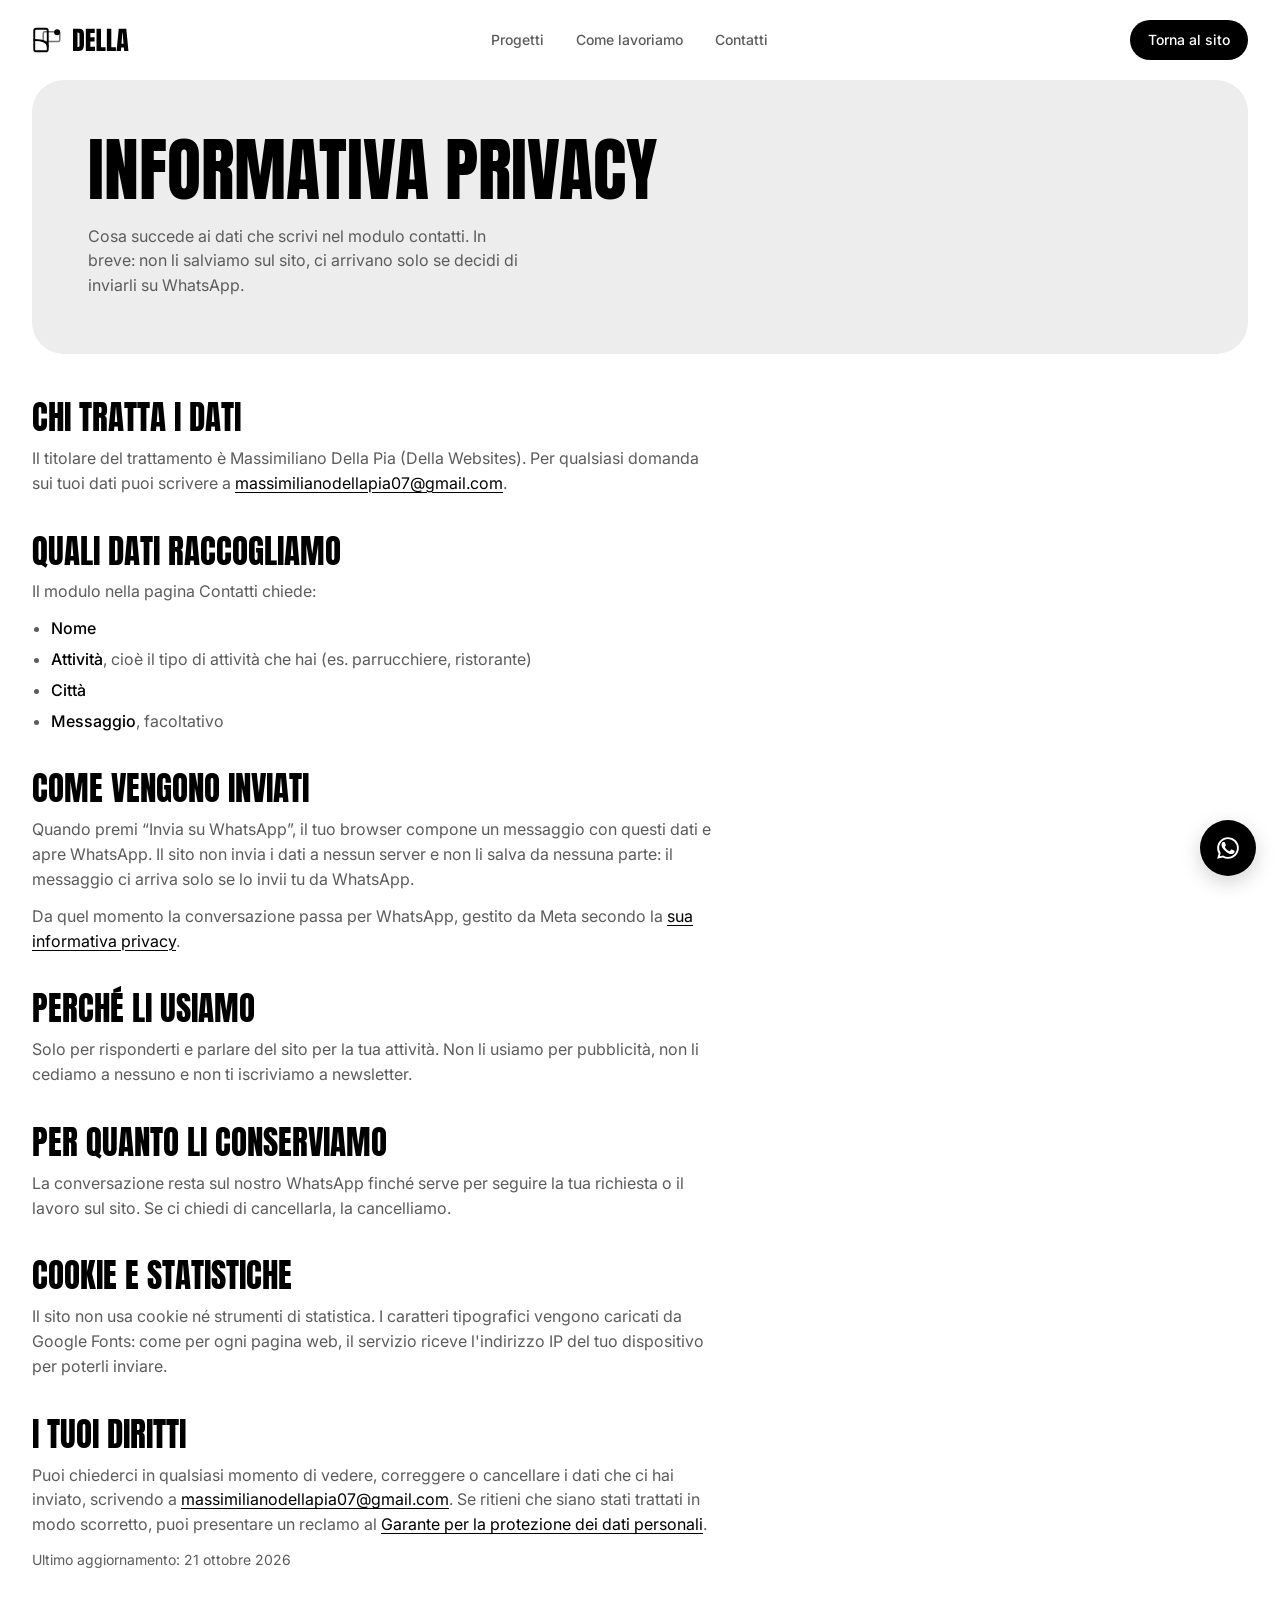
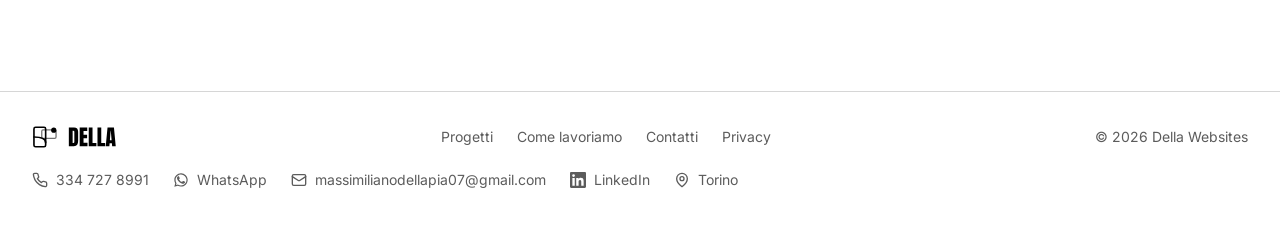
<file: privacy.html>
<!DOCTYPE html>
<html lang="it">
<head>
<meta charset="UTF-8">
<meta name="viewport" content="width=device-width, initial-scale=1.0">
<title>Informativa privacy | Della Websites</title>
<meta name="description" content="Come Della Websites tratta i dati inviati dal modulo contatti: cosa viene raccolto, come arriva tramite WhatsApp e come chiederne la cancellazione.">
<link rel="canonical" href="https://www.dellawebsites.it/privacy.html">
<meta name="theme-color" content="#ffffff">

<link rel="preconnect" href="https://fonts.googleapis.com">
<link rel="preconnect" href="https://fonts.gstatic.com" crossorigin>
<link href="https://fonts.googleapis.com/css2?family=Anton&family=Inter:wght@400;500&display=swap" rel="stylesheet">

<link rel="icon" href="/favicon.ico" sizes="48x48">
<link rel="icon" href="/assets/favicon.svg" type="image/svg+xml">
<link rel="icon" href="/assets/favicon-32x32.png" type="image/png" sizes="32x32">
<link rel="apple-touch-icon" href="/assets/apple-touch-icon.png" sizes="180x180">
<link rel="stylesheet" href="/tokens.css">
<link rel="stylesheet" href="/style.css">
</head>
<body>

<a class="skip-link" href="#main">Vai al contenuto</a>

<header class="site-header">
  <div class="container">
    <a class="logo" href="/" aria-label="Della Websites, torna alla home">
      <svg viewBox="0 0 40 40" width="30" height="30" fill="none" aria-hidden="true">
        <rect x="3" y="5" width="18" height="30" rx="2.5" stroke="currentColor" stroke-width="2.5"/>
        <path d="M3 20 Q21 20 21 29" stroke="currentColor" stroke-width="2.5" stroke-linecap="round"/>
        <rect x="15" y="9" width="22" height="13" rx="2" stroke="currentColor" stroke-opacity="0.55" stroke-width="2"/>
        <circle cx="33.5" cy="9.5" r="4" fill="currentColor"/>
      </svg>
      <svg class="logo-word" viewBox="0 0 218.51 100" fill="currentColor" aria-hidden="true"><path d="M26.86 92.36L3.81 92.36L3.81 6.42L27.44 6.42Q36.72 6.42 41.41 11.57Q46.09 16.72 46.09 26.64L46.09 26.64L46.09 66.87Q46.09 79.08 41.82 85.72Q37.55 92.36 26.86 92.36L26.86 92.36ZM21.09 21.46L21.09 77.17L24.07 77.17Q28.81 77.17 28.81 72.58L28.81 72.58L28.81 28.25Q28.81 23.95 27.66 22.71Q26.51 21.46 23.00 21.46L23.00 21.46L21.09 21.46ZM88.62 92.36L53.13 92.36L53.13 6.42L87.50 6.42L87.50 23.02L70.61 23.02L70.61 39.77L86.82 39.77L86.82 55.93L70.61 55.93L70.61 75.61L88.62 75.61L88.62 92.36ZM129.15 92.36L94.29 92.36L94.29 6.42L111.47 6.42L111.47 77.71L129.15 77.71L129.15 92.36ZM168.90 92.36L134.03 92.36L134.03 6.42L151.22 6.42L151.22 77.71L168.90 77.71L168.90 92.36ZM188.13 92.36L171.44 92.36L179.74 6.42L208.89 6.42L217.04 92.36L200.78 92.36L199.56 78.49L189.21 78.49L188.13 92.36ZM193.70 21.07L190.43 64.77L198.24 64.77L194.48 21.07L193.70 21.07Z"/></svg>
    </a>

    <nav class="nav-links" aria-label="Sezioni">
      <a href="/#progetti">Progetti</a>
      <a href="/#come-lavoro">Come lavoriamo</a>
      <a href="/#contatti">Contatti</a>
    </nav>

    <div class="header-actions">
      <a class="btn btn--sm" href="/">Torna al sito</a>
    </div>
  </div>
</header>

<main id="main" class="page container">

  <div class="page-head">
    <h1>Informativa privacy</h1>
    <p>Cosa succede ai dati che scrivi nel modulo contatti. In breve: non li salviamo sul sito, ci arrivano solo se decidi di inviarli su WhatsApp.</p>
  </div>

  <div class="legal">
    <h2>Chi tratta i dati</h2>
    <p>Il titolare del trattamento è Massimiliano Della Pia (Della Websites). Per qualsiasi domanda sui tuoi dati puoi scrivere a <a href="mailto:massimilianodellapia07@gmail.com">massimilianodellapia07@gmail.com</a>.</p>

    <h2>Quali dati raccogliamo</h2>
    <p>Il modulo nella pagina Contatti chiede:</p>
    <ul>
      <li><strong>Nome</strong></li>
      <li><strong>Attività</strong>, cioè il tipo di attività che hai (es. parrucchiere, ristorante)</li>
      <li><strong>Città</strong></li>
      <li><strong>Messaggio</strong>, facoltativo</li>
    </ul>

    <h2>Come vengono inviati</h2>
    <p>Quando premi “Invia su WhatsApp”, il tuo browser compone un messaggio con questi dati e apre WhatsApp. Il sito non invia i dati a nessun server e non li salva da nessuna parte: il messaggio ci arriva solo se lo invii tu da WhatsApp.</p>
    <p>Da quel momento la conversazione passa per WhatsApp, gestito da Meta secondo la <a href="https://www.whatsapp.com/legal/privacy-policy-eea" target="_blank" rel="noopener">sua informativa privacy</a>.</p>

    <h2>Perché li usiamo</h2>
    <p>Solo per risponderti e parlare del sito per la tua attività. Non li usiamo per pubblicità, non li cediamo a nessuno e non ti iscriviamo a newsletter.</p>

    <h2>Per quanto li conserviamo</h2>
    <p>La conversazione resta sul nostro WhatsApp finché serve per seguire la tua richiesta o il lavoro sul sito. Se ci chiedi di cancellarla, la cancelliamo.</p>

    <h2>Cookie e statistiche</h2>
    <p>Il sito non usa cookie né strumenti di statistica. I caratteri tipografici vengono caricati da Google Fonts: come per ogni pagina web, il servizio riceve l'indirizzo IP del tuo dispositivo per poterli inviare.</p>

    <h2>I tuoi diritti</h2>
    <p>Puoi chiederci in qualsiasi momento di vedere, correggere o cancellare i dati che ci hai inviato, scrivendo a <a href="mailto:massimilianodellapia07@gmail.com">massimilianodellapia07@gmail.com</a>. Se ritieni che siano stati trattati in modo scorretto, puoi presentare un reclamo al <a href="https://www.garanteprivacy.it" target="_blank" rel="noopener">Garante per la protezione dei dati personali</a>.</p>

    <p class="legal-updated">Ultimo aggiornamento: 21 ottobre 2026</p>
  </div>

</main>

<footer class="site-footer">
  <div class="container">
    <a class="logo" href="/" aria-label="Della Websites, torna alla home">
      <svg viewBox="0 0 40 40" width="26" height="26" fill="none" aria-hidden="true">
        <rect x="3" y="5" width="18" height="30" rx="2.5" stroke="currentColor" stroke-width="2.5"/>
        <path d="M3 20 Q21 20 21 29" stroke="currentColor" stroke-width="2.5" stroke-linecap="round"/>
        <rect x="15" y="9" width="22" height="13" rx="2" stroke="currentColor" stroke-opacity="0.55" stroke-width="2"/>
        <circle cx="33.5" cy="9.5" r="4" fill="currentColor"/>
      </svg>
      <svg class="logo-word" viewBox="0 0 218.51 100" fill="currentColor" aria-hidden="true"><path d="M26.86 92.36L3.81 92.36L3.81 6.42L27.44 6.42Q36.72 6.42 41.41 11.57Q46.09 16.72 46.09 26.64L46.09 26.64L46.09 66.87Q46.09 79.08 41.82 85.72Q37.55 92.36 26.86 92.36L26.86 92.36ZM21.09 21.46L21.09 77.17L24.07 77.17Q28.81 77.17 28.81 72.58L28.81 72.58L28.81 28.25Q28.81 23.95 27.66 22.71Q26.51 21.46 23.00 21.46L23.00 21.46L21.09 21.46ZM88.62 92.36L53.13 92.36L53.13 6.42L87.50 6.42L87.50 23.02L70.61 23.02L70.61 39.77L86.82 39.77L86.82 55.93L70.61 55.93L70.61 75.61L88.62 75.61L88.62 92.36ZM129.15 92.36L94.29 92.36L94.29 6.42L111.47 6.42L111.47 77.71L129.15 77.71L129.15 92.36ZM168.90 92.36L134.03 92.36L134.03 6.42L151.22 6.42L151.22 77.71L168.90 77.71L168.90 92.36ZM188.13 92.36L171.44 92.36L179.74 6.42L208.89 6.42L217.04 92.36L200.78 92.36L199.56 78.49L189.21 78.49L188.13 92.36ZM193.70 21.07L190.43 64.77L198.24 64.77L194.48 21.07L193.70 21.07Z"/></svg>
    </a>
    <nav class="footer-links" aria-label="Sezioni (footer)">
      <a href="/#progetti">Progetti</a>
      <a href="/#come-lavoro">Come lavoriamo</a>
      <a href="/#contatti">Contatti</a>
      <a href="/privacy.html" aria-current="page">Privacy</a>
    </nav>
    <ul class="footer-contacts" aria-label="Contatti">
      <li><a href="tel:+393347278991"><svg viewBox="0 0 24 24" width="16" height="16" fill="none" stroke="currentColor" stroke-width="2" stroke-linecap="round" stroke-linejoin="round" aria-hidden="true"><path d="M22 16.92v3a2 2 0 0 1-2.18 2 19.79 19.79 0 0 1-8.63-3.07 19.5 19.5 0 0 1-6-6 19.79 19.79 0 0 1-3.07-8.67A2 2 0 0 1 4.11 2h3a2 2 0 0 1 2 1.72 12.84 12.84 0 0 0 .7 2.81 2 2 0 0 1-.45 2.11L8.09 9.91a16 16 0 0 0 6 6l1.27-1.27a2 2 0 0 1 2.11-.45 12.84 12.84 0 0 0 2.81.7A2 2 0 0 1 22 16.92z"/></svg>334 727 8991</a></li>
      <li><a href="https://wa.me/393347278991?text=Ciao!%20Ho%20visto%20il%20vostro%20sito%20e%20vorrei%20informazioni%20per%20una%20nuova%20attivit%C3%A0." target="_blank" rel="noopener"><svg viewBox="0 0 24 24" width="16" height="16" fill="currentColor" aria-hidden="true"><path d="M17.472 14.382c-.297-.149-1.758-.867-2.03-.967-.273-.099-.471-.148-.67.15-.197.297-.767.966-.94 1.164-.173.199-.347.223-.644.075-.297-.15-1.255-.463-2.39-1.475-.883-.788-1.48-1.761-1.653-2.059-.173-.297-.018-.458.13-.606.134-.133.298-.347.446-.52.149-.174.198-.298.298-.497.099-.198.05-.371-.025-.52-.075-.149-.669-1.612-.916-2.207-.242-.579-.487-.5-.669-.51-.173-.008-.371-.01-.57-.01-.198 0-.52.074-.792.372-.272.297-1.04 1.016-1.04 2.479 0 1.462 1.065 2.875 1.213 3.074.149.198 2.096 3.2 5.077 4.487.709.306 1.262.489 1.694.626.712.226 1.36.194 1.872.118.571-.085 1.758-.719 2.006-1.413.248-.694.248-1.289.173-1.413-.074-.124-.272-.198-.57-.347z"/><path d="M12.004 2.003c-5.514 0-9.997 4.483-9.997 9.997 0 1.763.462 3.483 1.34 4.997L2 22l5.13-1.325a9.958 9.958 0 0 0 4.874 1.242h.004c5.514 0 9.997-4.483 9.997-9.997 0-2.671-1.04-5.182-2.929-7.071A9.937 9.937 0 0 0 12.004 2.003zm0 18.19h-.003a8.196 8.196 0 0 1-4.175-1.144l-.3-.178-3.043.787.812-2.968-.195-.305a8.184 8.184 0 0 1-1.256-4.376c0-4.523 3.68-8.203 8.204-8.203a8.15 8.15 0 0 1 5.8 2.406 8.15 8.15 0 0 1 2.398 5.802c-.001 4.524-3.681 8.203-8.242 8.203z"/></svg>WhatsApp</a></li>
      <li><a href="mailto:massimilianodellapia07@gmail.com"><svg viewBox="0 0 24 24" width="16" height="16" fill="none" stroke="currentColor" stroke-width="2" stroke-linecap="round" stroke-linejoin="round" aria-hidden="true"><rect x="2" y="4" width="20" height="16" rx="2"/><path d="m22 7-8.97 5.7a1.94 1.94 0 0 1-2.06 0L2 7"/></svg>massimilianodellapia07@gmail.com</a></li>
      <li><a href="https://www.linkedin.com/in/massimiliano-della-pia-a11b5129a/" target="_blank" rel="noopener"><svg viewBox="0 0 24 24" width="16" height="16" fill="currentColor" aria-hidden="true"><path d="M20.45 20.45h-3.56v-5.57c0-1.33-.02-3.04-1.85-3.04-1.85 0-2.14 1.45-2.14 2.94v5.67H9.35V9h3.41v1.56h.05c.48-.9 1.64-1.85 3.37-1.85 3.6 0 4.27 2.37 4.27 5.46v6.28zM5.34 7.43a2.06 2.06 0 1 1 0-4.13 2.06 2.06 0 0 1 0 4.13zM7.12 20.45H3.56V9h3.56v11.45zM22.22 0H1.77C.79 0 0 .77 0 1.73v20.54C0 23.23.79 24 1.77 24h20.45c.98 0 1.78-.77 1.78-1.73V1.73C24 .77 23.2 0 22.22 0z"/></svg>LinkedIn</a></li>
      <li><span><svg viewBox="0 0 24 24" width="16" height="16" fill="none" stroke="currentColor" stroke-width="2" stroke-linecap="round" stroke-linejoin="round" aria-hidden="true"><path d="M20 10c0 6-8 12-8 12s-8-6-8-12a8 8 0 0 1 16 0Z"/><circle cx="12" cy="10" r="3"/></svg>Torino</span></li>
    </ul>
    <p class="footer-copy">© 2026 Della Websites</p>
  </div>
</footer>

<!-- Pulsante WhatsApp flottante, sempre in basso a destra -->
<a class="wa-float" href="https://wa.me/393347278991?text=Ciao!%20Ho%20visto%20il%20vostro%20sito%20e%20vorrei%20informazioni%20per%20una%20nuova%20attivit%C3%A0." target="_blank" rel="noopener" aria-label="Scrivici su WhatsApp">
  <svg viewBox="0 0 24 24" width="26" height="26" fill="currentColor" aria-hidden="true"><path d="M17.472 14.382c-.297-.149-1.758-.867-2.03-.967-.273-.099-.471-.148-.67.15-.197.297-.767.966-.94 1.164-.173.199-.347.223-.644.075-.297-.15-1.255-.463-2.39-1.475-.883-.788-1.48-1.761-1.653-2.059-.173-.297-.018-.458.13-.606.134-.133.298-.347.446-.52.149-.174.198-.298.298-.497.099-.198.05-.371-.025-.52-.075-.149-.669-1.612-.916-2.207-.242-.579-.487-.5-.669-.51-.173-.008-.371-.01-.57-.01-.198 0-.52.074-.792.372-.272.297-1.04 1.016-1.04 2.479 0 1.462 1.065 2.875 1.213 3.074.149.198 2.096 3.2 5.077 4.487.709.306 1.262.489 1.694.626.712.226 1.36.194 1.872.118.571-.085 1.758-.719 2.006-1.413.248-.694.248-1.289.173-1.413-.074-.124-.272-.198-.57-.347z"/><path d="M12.004 2.003c-5.514 0-9.997 4.483-9.997 9.997 0 1.763.462 3.483 1.34 4.997L2 22l5.13-1.325a9.958 9.958 0 0 0 4.874 1.242h.004c5.514 0 9.997-4.483 9.997-9.997 0-2.671-1.04-5.182-2.929-7.071A9.937 9.937 0 0 0 12.004 2.003zm0 18.19h-.003a8.196 8.196 0 0 1-4.175-1.144l-.3-.178-3.043.787.812-2.968-.195-.305a8.184 8.184 0 0 1-1.256-4.376c0-4.523 3.68-8.203 8.204-8.203a8.15 8.15 0 0 1 5.8 2.406 8.15 8.15 0 0 1 2.398 5.802c-.001 4.524-3.681 8.203-8.242 8.203z"/></svg>
</a>

</body>
</html>
</file>
<file: vendor/lenis.css>
html.lenis,
html.lenis body {
  height: auto;
}

.lenis:not(.lenis-autoToggle).lenis-stopped {
  overflow: clip;
}

.lenis [data-lenis-prevent],
.lenis [data-lenis-prevent-wheel],
.lenis [data-lenis-prevent-touch],
.lenis [data-lenis-prevent-vertical],
.lenis [data-lenis-prevent-horizontal] {
  overscroll-behavior: contain;
}

.lenis.lenis-smooth iframe {
  pointer-events: none;
}

.lenis.lenis-autoToggle {
  transition-property: overflow;
  transition-duration: 1ms;
  transition-behavior: allow-discrete;
}
</file>
<file: tokens.css>
/* ==========================================================================
   Della Websites — design tokens (rebrand-mono)
   Monocromatico: bianco, grigio nebbia, nero pieno. Nessun accento:
   il colore in pagina arriva solo dagli screenshot dei siti cliente.
   ========================================================================== */

:root {
  /* Colore */
  --white: #ffffff;
  --mist: #ededed;
  --line: #d6d6d6;       /* solo divisori decorativi */
  --field-line: #858585; /* bordi dei campi: 3.2:1 su --mist, 3.7:1 su --white */
  --muted: #5c5c5c;      /* 5.6:1 su --mist, 6.7:1 su --white */
  --black: #000000;
  --muted-inv: #a3a3a3;  /* 8.4:1 su --black */

  /* Tipografia */
  --font-display: 'Anton', 'Impact', 'Arial Narrow', sans-serif;
  --font-body: 'Inter', system-ui, -apple-system, 'Segoe UI', sans-serif;

  --fs-hero: clamp(2.75rem, 11.2vw, 7.25rem);
  --fs-h2: clamp(2.5rem, 5.5vw, 4.5rem);
  --fs-card: clamp(1.75rem, 2.6vw, 2.25rem);
  --fs-body: 1rem;
  --fs-small: 0.9375rem;
  --fs-nav: 0.875rem;

  /* Forme: il raggio segue la gerarchia */
  --r-frame: 32px;   /* contenitore hero */
  --r-card: 24px;    /* card */
  --r-screen: 10px;  /* schermo dentro i mockup */
  --r-pill: 999px;

  /* Layout */
  --page-max: 1376px;
  --gutter: 16px;
  --section-gap: 72px;

  /* Motion */
  --ease-out: cubic-bezier(0.16, 1, 0.3, 1);
}

@media (min-width: 768px) {
  :root {
    --gutter: 32px;
    --section-gap: 120px;
  }
}
</file>
<file: style.css>
/* ==========================================================================
   Della Websites — rebrand-mono
   Token in tokens.css. Ordine: base, bottoni, header, mockup, hero,
   portfolio, problema, perché funziona, come lavoro, FAQ, contatti, footer.
   ========================================================================== */

*, *::before, *::after { box-sizing: border-box; }

html { -webkit-text-size-adjust: 100%; }

body {
  margin: 0;
  background: var(--white);
  color: var(--black);
  font-family: var(--font-body);
  font-size: var(--fs-body);
  line-height: 1.55;
  -webkit-font-smoothing: antialiased;
  overflow-x: clip;
}

img { display: block; max-width: 100%; height: auto; }

a { color: inherit; text-decoration: none; }

h1, h2, h3 {
  margin: 0;
  font-family: var(--font-display);
  font-weight: 400;
  text-transform: uppercase;
  line-height: 0.92;
  letter-spacing: 0;
}

p { margin: 0; }

:focus-visible {
  outline: 2px solid var(--black);
  outline-offset: 3px;
}

.on-dark :focus-visible { outline-color: var(--white); }

.visually-hidden {
  position: absolute;
  width: 1px;
  height: 1px;
  margin: -1px;
  overflow: hidden;
  clip: rect(0 0 0 0);
  white-space: nowrap;
}

.skip-link {
  position: absolute;
  left: var(--gutter);
  top: -100px;
  z-index: 100;
  padding: 10px 16px;
  border-radius: var(--r-pill);
  background: var(--black);
  color: var(--white);
  font-size: var(--fs-small);
}
.skip-link:focus { top: 12px; }

.container {
  width: 100%;
  max-width: calc(var(--page-max) + var(--gutter) * 2);
  margin-inline: auto;
  padding-inline: var(--gutter);
}

/* --------------------------------------------------------------------------
   Bottoni
   -------------------------------------------------------------------------- */
.btn {
  display: inline-flex;
  align-items: center;
  justify-content: center;
  gap: 10px;
  min-height: 48px;
  padding: 0 26px;
  border-radius: var(--r-pill);
  background: var(--black);
  color: var(--white);
  font-size: var(--fs-small);
  font-weight: 500;
  line-height: 1;
  transition: background-color 0.25s var(--ease-out);
}
.btn:hover { background: #2e2e2e; }

.btn svg { flex: none; }

.btn--sm { min-height: 40px; padding: 0 18px; font-size: var(--fs-nav); }

/* Cerchio con ↗: apre un sito live */
.btn-round {
  display: grid;
  place-items: center;
  width: 48px;
  height: 48px;
  border-radius: 50%;
  background: var(--black);
  color: var(--white);
  flex: none;
}
.btn-round svg { transition: transform 0.3s var(--ease-out); }

.on-dark .btn-round { background: var(--white); color: var(--black); }

/* Area toccabile di almeno 44px in altezza, senza cambiare l'aspetto:
   uno pseudo-elemento invisibile centrato sul link */
.logo,
.nav-links a,
.btn--sm,
.footer-links a { position: relative; }

.logo::after,
.nav-links a::after,
.btn--sm::after,
.footer-links a::after {
  content: '';
  position: absolute;
  left: 0;
  right: 0;
  top: 50%;
  height: max(100%, 44px);
  transform: translateY(-50%);
}

/* --------------------------------------------------------------------------
   Header
   -------------------------------------------------------------------------- */
.site-header .container {
  display: flex;
  align-items: center;
  justify-content: space-between;
  gap: 24px;
  height: 80px;
}

.logo {
  display: inline-flex;
  align-items: center;
  gap: 10px;
  font-family: var(--font-display);
  font-size: 1.625rem;
  line-height: 1;
  text-transform: uppercase;
}

/* "DELLA" in tracciati: alto 1em come la riga di testo di prima,
   quindi segue il font-size del logo (header 26px, footer 22px) */
.logo-word {
  display: block;
  flex: none;
  height: 1em;
  width: auto;
  aspect-ratio: 218.51 / 100;
}

.nav-links {
  display: none;
  gap: 32px;
  font-size: var(--fs-nav);
  font-weight: 500;
}
.nav-links a { color: var(--muted); transition: color 0.2s; }
.nav-links a:hover { color: var(--black); }

.header-actions {
  display: flex;
  align-items: center;
  gap: 8px;
}

/* --------------------------------------------------------------------------
   Menu mobile: ☰ accanto a "Parliamone", pannello nero a tutto schermo
   -------------------------------------------------------------------------- */
.menu-toggle {
  position: relative;
  z-index: 60;              /* resta sopra il pannello e diventa la X */
  display: grid;
  place-items: center;
  width: 44px;
  height: 44px;
  padding: 0;
  border: 0;
  border-radius: 50%;
  background: transparent;
  color: var(--black);
  cursor: pointer;
}
.menu-toggle .icon-close,
.menu-toggle[aria-expanded="true"] .icon-open { display: none; }
.menu-toggle[aria-expanded="true"] .icon-close { display: block; }
.menu-toggle[aria-expanded="true"] { color: var(--white); }
.menu-toggle[aria-expanded="true"]:focus-visible { outline-color: var(--white); }

.mobile-menu {
  position: fixed;
  inset: 0;
  z-index: 50;
  display: grid;
  place-items: center;
  padding: 96px var(--gutter) 48px;
  background: var(--black);
  overflow-y: auto;
  overscroll-behavior: contain;
}
.mobile-menu[hidden] { display: none; }

.mobile-menu nav {
  display: grid;
  gap: 12px;
  text-align: center;
}

.mobile-menu a {
  display: block;
  padding: 4px 12px;
  color: var(--white);
  font-family: var(--font-display);
  font-size: clamp(2.75rem, 14vw, 4rem);
  line-height: 1;
  text-transform: uppercase;
}
.mobile-menu a:focus-visible { outline-color: var(--white); }

/* Blocca lo scroll della pagina mentre il menu è aperto */
.menu-open { overflow: hidden; }

@media (min-width: 768px) {
  .nav-links { display: flex; }
  .menu-toggle,
  .mobile-menu { display: none; }
}

/* --------------------------------------------------------------------------
   Mockup: laptop e telefono in CSS puro
   -------------------------------------------------------------------------- */
.device-laptop {
  padding: 10px;
  border-radius: 16px;
  background: var(--black);
}
.device-laptop img {
  width: 100%;
  aspect-ratio: 1440 / 900;
  object-fit: cover;
  object-position: top;
  border-radius: var(--r-screen);
}

.device-phone {
  position: relative;
  padding: 7px;
  border-radius: 34px;
  background: var(--black);
}
.on-dark .device-phone { box-shadow: 0 0 0 1px #3d3d3d; }
.device-phone::before {
  content: '';
  position: absolute;
  top: 14px;
  left: 50%;
  z-index: 1;
  width: 28%;
  height: 16px;
  border-radius: var(--r-pill);
  background: var(--black);
  transform: translateX(-50%);
}
.device-phone img {
  width: 100%;
  aspect-ratio: 390 / 844;
  object-fit: cover;
  object-position: top;
  border-radius: 27px;
}

/* --------------------------------------------------------------------------
   Hero
   -------------------------------------------------------------------------- */
.hero-frame {
  position: relative;
  display: grid;
  gap: 24px;
  padding: 32px 20px 0;
  border-radius: var(--r-frame);
  background: var(--mist);
  overflow: hidden;
  container-type: inline-size;
}

/* Le righe non vanno a capo: il font non supera mai la colonna.
   "Te lo costruisco" è largo 6,58em, diviso 6,8 lascia un po' di margine. */
.hero-title {
  --hero-col: 100cqi;
  font-size: min(var(--fs-hero), calc(var(--hero-col) / 6.8));
  line-height: 0.96;
}

/* Ogni riga è una maschera: il testo sale dal basso all'ingresso */
/* padding verticale: la maschera non taglia accenti (É) e virgole */
.line { display: block; overflow: hidden; padding-block: 0.12em 0.06em; margin-block: -0.12em -0.06em; }
.line-inner { display: block; white-space: nowrap; }

.hero-intro {
  max-width: 34ch;
  color: var(--muted);
  font-size: var(--fs-small);
}

.hero-cta { justify-self: start; }

/* Sotto i 1024px l'aside non esiste: ordine titolo, testo, bottone, laptop */
.hero-aside { display: contents; }
.hero-intro { order: 1; }
.hero-cta { order: 2; }

.hero-visual {
  order: 3;
  margin-top: 16px;
  margin-right: -20%;
  margin-bottom: -18%;
  perspective: 1400px;
}

@media (min-width: 1024px) {
  /* Due colonne: titolo e bottone a sinistra, testo e laptop a destra.
     Il laptop non può toccare il titolo perché sta in un'altra colonna;
     il titolo si rimpicciolisce per stare nella sua (--hero-col). */
  .hero-frame {
    --hero-aside: clamp(320px, 48cqi, 660px);
    grid-template-columns: minmax(0, 1fr) clamp(320px, 48%, 660px);
    grid-template-rows: auto 1fr;
    column-gap: 48px;
    row-gap: 0;
    padding: 56px 56px 0;
  }

  .hero-title { --hero-col: calc(100cqi - var(--hero-aside) - 48px); grid-column: 1; grid-row: 1; }

  .hero-cta { grid-column: 1; grid-row: 2; align-self: start; margin-top: 40px; }

  .hero-aside {
    grid-column: 2;
    grid-row: 1 / span 2;
    display: flex;
    flex-direction: column;
    gap: 40px;
  }

  .hero-intro { padding-top: 10px; font-size: var(--fs-body); }

  /* Subito sotto il testo; sborda solo dal bordo inferiore del riquadro */
  .hero-visual {
    margin: 0 0 -12%;
  }
}

/* --------------------------------------------------------------------------
   Portfolio: due card, una nera e una grigia
   -------------------------------------------------------------------------- */
.work { padding-top: 16px; padding-bottom: var(--section-gap); }

.work-grid {
  display: grid;
  gap: 16px;
}

.work-card {
  position: relative;
  display: grid;
  gap: 32px;
  padding: 28px 24px 0;
  border-radius: var(--r-card);
  background: var(--mist);
  overflow: hidden;
}
.work-card.on-dark { background: var(--black); color: var(--white); }

.work-card h3 {
  font-size: var(--fs-card);
  padding-right: 64px;
}

.work-card p {
  max-width: 34ch;
  margin-top: 14px;
  color: var(--muted);
  font-size: var(--fs-small);
}
.work-card.on-dark p { color: var(--muted-inv); }

/* Tipo di attività e cosa ho fatto, sotto il nome */
.work-card .work-meta,
.work-card.on-dark .work-meta {
  margin-top: 12px;
  color: inherit;
  font-size: var(--fs-nav);
  font-weight: 500;
}
/* Va a capo solo al punto, mai dentro "Sito con catalogo" */
.work-meta span { white-space: nowrap; }
/* Su mobile il bottone ↗ sta accanto al testo: stesso spazio del titolo */
.work-card .work-meta { padding-right: 64px; }
@media (min-width: 900px) { .work-card .work-meta { padding-right: 0; } }

.work-card .btn-round {
  position: absolute;
  top: 24px;
  right: 24px;
  z-index: 2;
}

/* L'intera card è cliccabile tramite il link ↗ */
.work-card .btn-round::after {
  content: '';
  position: absolute;
  inset: -100vmax;
}
.work-card:has(.btn-round:focus-visible) { outline: 2px solid var(--black); outline-offset: 3px; }
.work-card .btn-round:focus-visible { outline: none; }

.work-visual { align-self: end; }

.work-card--phone .work-visual {
  width: min(62%, 240px);
  justify-self: center;
  margin-bottom: -22%;
}

.work-card--laptop .work-visual {
  margin-right: -16%;
  margin-bottom: -10%;
}

@media (min-width: 900px) {
  .work-grid { grid-template-columns: 5fr 7fr; }

  .work-card {
    grid-template-columns: minmax(0, 1fr) auto;
    min-height: 460px;
    padding: 32px 0 0 32px;
  }

  .work-copy { align-self: end; padding-bottom: 36px; }

  .work-card .btn-round { top: 28px; right: 28px; }

  .work-card--phone .work-visual {
    width: 200px;
    margin: 0 36px -64px 0;
  }

  /* Tra 900 e 1199px la card è stretta: testo sopra, laptop sotto */
  .work-card--laptop { grid-template-columns: minmax(0, 1fr); }
  .work-card--laptop .work-copy { align-self: start; padding-bottom: 0; }

  .work-card--laptop .work-visual {
    margin: 0 32px -48px 0;
  }
}

/* Tra 900 e 1199px la card del telefono è stretta: telefono più piccolo,
   così non copre il nome e la riga sotto */
@media (min-width: 900px) and (max-width: 1199px) {
  .work-card--phone .work-visual {
    width: 150px;
    margin: 0 24px -48px 0;
  }
}
@media (min-width: 900px) and (max-width: 999px) {
  .work-card--phone .work-visual { width: 124px; }
  .work-meta span { white-space: normal; }
}

@media (min-width: 1200px) {
  /* Laptop a destra, dentro la card: sborda solo in basso */
  .work-card--laptop { grid-template-columns: 240px minmax(0, 1fr); }
  .work-card--laptop .work-copy { align-self: end; padding-bottom: 36px; }
  .work-card--laptop h3 { padding-right: 0; }
}

/* Hover: il mockup sale di poco e la freccia si sposta verso ↗.
   La card la muove GSAP all'ingresso, quindi qui si muovono solo i figli.
   Niente movimento con prefers-reduced-motion o senza mouse. */
@media (hover: hover) and (prefers-reduced-motion: no-preference) {
  .work-visual { transition: transform 0.5s var(--ease-out); }
  .work-card:hover .work-visual { transform: translateY(-8px); }

  .btn-round:hover svg,
  .work-card:hover .btn-round svg { transform: translate(3px, -3px); }
}

/* --------------------------------------------------------------------------
   Titoli di sezione
   -------------------------------------------------------------------------- */
h2 { font-size: var(--fs-h2); line-height: 0.96; }

/* Negli H2 una riga può andare a capo su mobile: la maschera scorre lo stesso */
h2 .line-inner { white-space: normal; }

.section-head {
  display: grid;
  gap: 20px;
  margin-bottom: 40px;
}
.section-head p {
  max-width: 44ch;
  color: var(--muted);
}

@media (min-width: 900px) {
  .section-head {
    grid-template-columns: minmax(0, 1fr) 380px;
    align-items: end;
    gap: 48px;
    margin-bottom: 56px;
  }
}

/* --------------------------------------------------------------------------
   Il problema, in breve: un titolo e tre righe, niente card
   -------------------------------------------------------------------------- */
.problem { padding-bottom: var(--section-gap); }


.problem-list {
  display: grid;
  margin: 40px 0 0;
  padding: 0;
  list-style: none;
}

.problem-list li {
  display: grid;
  gap: 6px;
  padding: 20px 0;
  border-top: 1px solid var(--line);
}
.problem-list li:last-child { border-bottom: 1px solid var(--line); }

.problem-list h3 { font-size: 1.5rem; }

.problem-list p {
  max-width: 44ch;
  color: var(--muted);
  font-size: var(--fs-small);
}

@media (min-width: 900px) {
  .problem-list {
    grid-template-columns: repeat(3, minmax(0, 1fr));
    column-gap: 32px;
    margin-top: 56px;
  }
  .problem-list li,
  .problem-list li:last-child {
    padding: 24px 0 0;
    border-bottom: 0;
  }
}

/* --------------------------------------------------------------------------
   Perché funziona: tre card, ognuna con una parola in grande
   -------------------------------------------------------------------------- */
.why { padding-bottom: var(--section-gap); }

.why-grid {
  display: grid;
  gap: 16px;
}

.why-card {
  display: flex;
  flex-direction: column;
  justify-content: space-between;
  gap: 48px;
  padding: 28px 24px 32px;
  border-radius: var(--r-card);
  background: var(--mist);
}
.why-card.on-dark { background: var(--black); color: var(--white); }

/* Parola in grande, stesso stile degli H2. Nel codice viene dopo il testo
   ed è aria-hidden (ripete il titolo), ma a schermo resta in alto */
.why-figure {
  order: -1;
  font-family: var(--font-display);
  font-size: var(--fs-h2);
  line-height: 0.96;
  text-transform: uppercase;
}

.why-card h3 {
  font-family: var(--font-body);
  font-size: 1.0625rem;
  font-weight: 500;
  line-height: 1.3;
  text-transform: none;
}

.why-card h3 + p {
  max-width: 36ch;
  margin-top: 8px;
  color: var(--muted);
  font-size: var(--fs-small);
}
.why-card.on-dark h3 + p { color: var(--muted-inv); }

@media (min-width: 900px) {
  .why-grid { grid-template-columns: repeat(3, minmax(0, 1fr)); }
  .why-card { min-height: 340px; padding: 32px; }
}

/* --------------------------------------------------------------------------
   Il team: due card grigie come quelle di "Perché funziona".
   Il cerchio con le iniziali è il segnaposto della foto: un'immagine
   al suo interno prende tutto il cerchio.
   -------------------------------------------------------------------------- */
.team { padding-bottom: var(--section-gap); }

.team-grid {
  display: grid;
  gap: 16px;
}

.team-card {
  display: grid;
  align-content: start;
  gap: 24px;
  padding: 28px 24px 24px;
  border-radius: var(--r-card);
  background: var(--mist);
}

.team-avatar {
  display: grid;
  place-items: center;
  width: 72px;
  height: 72px;
  border-radius: 50%;
  background: var(--black);
  color: var(--white);
  font-family: var(--font-display);
  font-size: 1.625rem;
  line-height: 1;
  overflow: hidden;
}
.team-avatar img { width: 100%; height: 100%; object-fit: cover; }

.team-card h3 { font-size: var(--fs-card); }

.team-role {
  margin-top: 10px;
  color: var(--muted);
  font-size: var(--fs-small);
}

.team-card .contact-list { margin-top: 0; }

@media (min-width: 900px) {
  .team-grid { grid-template-columns: repeat(2, minmax(0, 1fr)); }
  .team-card { padding: 32px; }
}

/* --------------------------------------------------------------------------
   Come lavoro: blocco nero, telefono al centro, quattro passi ai lati
   -------------------------------------------------------------------------- */
.how { padding-bottom: var(--section-gap); }

.how-frame {
  padding: 48px 24px;
  border-radius: var(--r-frame);
  background: var(--black);
  color: var(--white);
}

/* Unico titolo centrato della pagina */
.how-title { text-align: center; }

.how-body {
  display: grid;
  gap: 48px;
  margin-top: 40px;
}

.how-visual {
  width: min(64%, 240px);
  justify-self: center;
}

.how-steps {
  display: grid;
  gap: 32px;
  margin: 0;
  padding: 0;
  list-style: none;
}

.how-steps li {
  display: grid;
  grid-template-columns: 44px minmax(0, 1fr);
  column-gap: 12px;
  row-gap: 8px;
  align-items: baseline;
}

.how-num {
  grid-row: span 2;
  font-family: var(--font-display);
  font-size: 2.5rem;
  line-height: 0.9;
  color: var(--muted-inv);
}

.how-steps h3 { font-size: 1.75rem; }

.how-steps p {
  grid-column: 2;
  max-width: 34ch;
  color: var(--muted-inv);
  font-size: var(--fs-small);
}

@media (min-width: 900px) {
  .how-frame { padding: 72px 56px; }

  .how-body {
    --how-phone: 260px;
    margin-top: 56px;
  }

  /* Telefono e passi nella stessa cella: i passi a sinistra e a destra */
  .how-visual,
  .how-steps { grid-area: 1 / 1; }

  .how-visual { width: var(--how-phone); }

  .how-steps {
    grid-template-columns: minmax(0, 1fr) var(--how-phone) minmax(0, 1fr);
    grid-template-rows: repeat(2, auto);
    column-gap: 56px;
    row-gap: 72px;
    align-content: center;
  }

  .how-steps li:nth-child(-n + 2) { grid-column: 1; }
  .how-steps li:nth-child(n + 3)  { grid-column: 3; }
  .how-steps li:nth-child(odd)    { grid-row: 1; }
  .how-steps li:nth-child(even)   { grid-row: 2; }
}

/* --------------------------------------------------------------------------
   FAQ: accordion con <details>, funziona anche senza JavaScript
   -------------------------------------------------------------------------- */
.faq {
  display: grid;
  gap: 40px;
  padding-bottom: var(--section-gap);
}

.faq-list { border-top: 1px solid var(--line); }

.faq-item { border-bottom: 1px solid var(--line); }

.faq-item summary {
  display: flex;
  align-items: center;
  justify-content: space-between;
  gap: 24px;
  min-height: 64px;
  padding: 18px 0;
  font-size: 1.0625rem;
  font-weight: 500;
  line-height: 1.35;
  list-style: none;
  cursor: pointer;
}
.faq-item summary::-webkit-details-marker { display: none; }

.faq-icon { flex: none; transition: transform 0.3s var(--ease-out); }
.faq-item[open] .faq-icon { transform: rotate(45deg); }

.faq-item p {
  max-width: 60ch;
  padding-bottom: 22px;
  color: var(--muted);
}

@media (min-width: 1024px) {
  .faq {
    grid-template-columns: minmax(0, 1fr) minmax(0, 760px);
    column-gap: 64px;
    align-items: start;
  }
  .faq-item summary { font-size: 1.1875rem; }
}

/* --------------------------------------------------------------------------
   Contatti: titolo, testo e canali a sinistra, form su WhatsApp a destra
   -------------------------------------------------------------------------- */
.contact {
  display: grid;
  gap: 40px;
  padding-bottom: var(--section-gap);
}

.contact-sub {
  max-width: 40ch;
  margin-top: 20px;
  color: var(--muted);
}

/* Telefono, email, LinkedIn e zona: icona a sinistra, link sottolineato.
   Ogni riga è alta 44px, quindi l'area toccabile c'è già */
.contact-list {
  display: grid;
  margin: 20px 0 0;
  padding: 0;
  list-style: none;
}
.contact-list li {
  display: flex;
  align-items: center;
  gap: 12px;
  min-height: 44px;
  font-weight: 500;
}
.contact-list svg { flex: none; color: var(--muted); }
.contact-list a {
  text-decoration: underline;
  text-underline-offset: 4px;
  text-decoration-thickness: 1px;
  overflow-wrap: anywhere;
}
.contact-list a:hover { text-decoration-thickness: 2px; }

/* Secondo contatto (Fabio) sotto quelli principali */
.contact-also {
  margin-top: 24px;
  color: var(--muted);
}
.contact-list--also { margin-top: 8px; }

.contact-wa { margin-top: 24px; }

.contact-form {
  display: grid;
  gap: 18px;
  padding: 28px 24px;
  border-radius: var(--r-card);
  background: var(--mist);
}

.form-row { display: grid; gap: 8px; }

.form-row label {
  font-size: var(--fs-nav);
  font-weight: 500;
}
.form-row label .opt { color: var(--muted); font-weight: 400; }
.form-row label .req { margin-left: 2px; }

.form-note {
  color: var(--muted);
  font-size: var(--fs-nav);
}

.form-row input,
.form-row select,
.form-row textarea {
  width: 100%;
  min-height: 48px;
  padding: 12px 14px;
  border: 1px solid var(--field-line);
  border-radius: 12px;
  background: var(--white);
  color: var(--black);
  font: inherit;
}
.form-row textarea { resize: vertical; min-height: 96px; }
.form-row ::placeholder { color: var(--muted); opacity: 1; }
.form-row :is(input, select, textarea):focus-visible { border-color: var(--black); }

.contact-form .btn { justify-self: start; margin-top: 6px; }

.form-privacy {
  color: var(--muted);
  font-size: var(--fs-nav);
}
.form-privacy a,
.legal a {
  color: var(--black);
  text-decoration: underline;
  text-underline-offset: 3px;
  text-decoration-thickness: 1px;
}
.form-privacy a:hover,
.legal a:hover { text-decoration-thickness: 2px; }

/* Due colonne solo da 1024px: sotto, "Parliamone." non entrerebbe accanto al form */
@media (min-width: 1024px) {
  .contact {
    grid-template-columns: minmax(0, 1fr) minmax(0, 560px);
    column-gap: 64px;
    align-items: start;
  }
  .contact-form { padding: 36px; }
}

/* --------------------------------------------------------------------------
   Footer
   -------------------------------------------------------------------------- */
.site-footer {
  border-top: 1px solid var(--line);
  font-size: var(--fs-nav);
}

.site-footer .container {
  display: grid;
  gap: 24px;               /* le aree toccabili da 44px non si sovrappongono */
  padding-block: 32px;
}

.site-footer .logo { font-size: 1.375rem; justify-self: start; }

.footer-links { display: flex; flex-wrap: wrap; gap: 8px 24px; }

.footer-links a,
.footer-contacts a { color: var(--muted); transition: color 0.2s; }
.footer-links a:hover,
.footer-contacts a:hover { color: var(--black); }

/* Canali di contatto con icona: righe da 44px, quindi niente ::after */
.footer-contacts {
  display: flex;
  flex-wrap: wrap;
  column-gap: 24px;
  margin: 0;
  padding: 0;
  list-style: none;
}
.footer-contacts :is(a, span) {
  display: inline-flex;
  align-items: center;
  gap: 8px;
  min-height: 44px;
  overflow-wrap: anywhere;
}
.footer-contacts span { color: var(--muted); }
.footer-contacts svg { flex: none; }

.footer-copy { color: var(--muted); }

@media (min-width: 900px) {
  /* Riga 1: logo, sezioni, copyright. Riga 2: i contatti */
  .site-footer .container {
    grid-template-columns: auto 1fr auto;
    align-items: center;
    column-gap: 40px;
    row-gap: 8px;
  }
  .footer-links { justify-content: center; }
  .footer-copy { grid-column: 3; grid-row: 1; }
  .footer-contacts { grid-column: 1 / -1; }
}

/* --------------------------------------------------------------------------
   WhatsApp flottante: cerchio nero in basso a destra, come i bottoni
   -------------------------------------------------------------------------- */
.wa-float {
  position: fixed;
  right: max(16px, env(safe-area-inset-right));
  bottom: max(16px, env(safe-area-inset-bottom));
  z-index: 40;              /* sotto il menu mobile (50) */
  display: grid;
  place-items: center;
  width: 56px;
  height: 56px;
  border-radius: 50%;
  background: var(--black);
  color: var(--white);
  box-shadow: 0 0 0 1px rgb(255 255 255 / 0.18), 0 6px 20px rgb(0 0 0 / 0.18);
  transition: background-color 0.25s var(--ease-out), transform 0.3s var(--ease-out);
}
.wa-float:hover { background: #2e2e2e; transform: translateY(-2px); }
.wa-float:focus-visible { outline-offset: 4px; }
.menu-open .wa-float { visibility: hidden; }

/* Il footer lascia spazio al bottone, così non copre il copyright */
.site-footer { padding-bottom: 72px; }

@media (min-width: 768px) {
  .wa-float { right: 24px; bottom: 24px; }
  .site-footer { padding-bottom: 0; }
}

/* --------------------------------------------------------------------------
   Pagine secondarie: privacy e 404
   -------------------------------------------------------------------------- */
.page { padding-bottom: var(--section-gap); }

.page-head {
  display: grid;
  gap: 20px;
  padding: 40px 20px;
  border-radius: var(--r-frame);
  background: var(--mist);
}
.page-head h1 { font-size: var(--fs-h2); line-height: 0.96; }
.page-head p { max-width: 44ch; color: var(--muted); }
.page-head .btn { justify-self: start; margin-top: 8px; }

.page-code {
  font-family: var(--font-display);
  font-size: clamp(6rem, 24vw, 14rem);
  line-height: 0.85;
}

.legal {
  max-width: 68ch;
  padding-top: 48px;
}
.legal h2 {
  margin-top: 40px;
  font-size: var(--fs-card);
}
.legal h2:first-child { margin-top: 0; }
.legal p,
.legal ul { margin-top: 12px; color: var(--muted); }
.legal ul { padding-left: 1.2em; }
.legal li + li { margin-top: 6px; }
.legal strong { color: var(--black); font-weight: 500; }
.legal-updated { margin-top: 48px; font-size: var(--fs-nav); }

@media (min-width: 768px) {
  .page-head { padding: 56px; }
}

/* --------------------------------------------------------------------------
   Stato iniziale delle animazioni (solo se il movimento è consentito:
   la classe .motion la mette lo script in <head>)
   -------------------------------------------------------------------------- */
.motion .hero-title .line-inner,
.motion h2 .line-inner { transform: translateY(110%); }
.motion [data-hero-fade],
.motion .work-card,
.motion [data-stagger] > * { opacity: 0; }

@media (prefers-reduced-motion: reduce) {
  *, *::before, *::after {
    transition-duration: 0.01ms !important;
    animation-duration: 0.01ms !important;
  }
}
</file>
